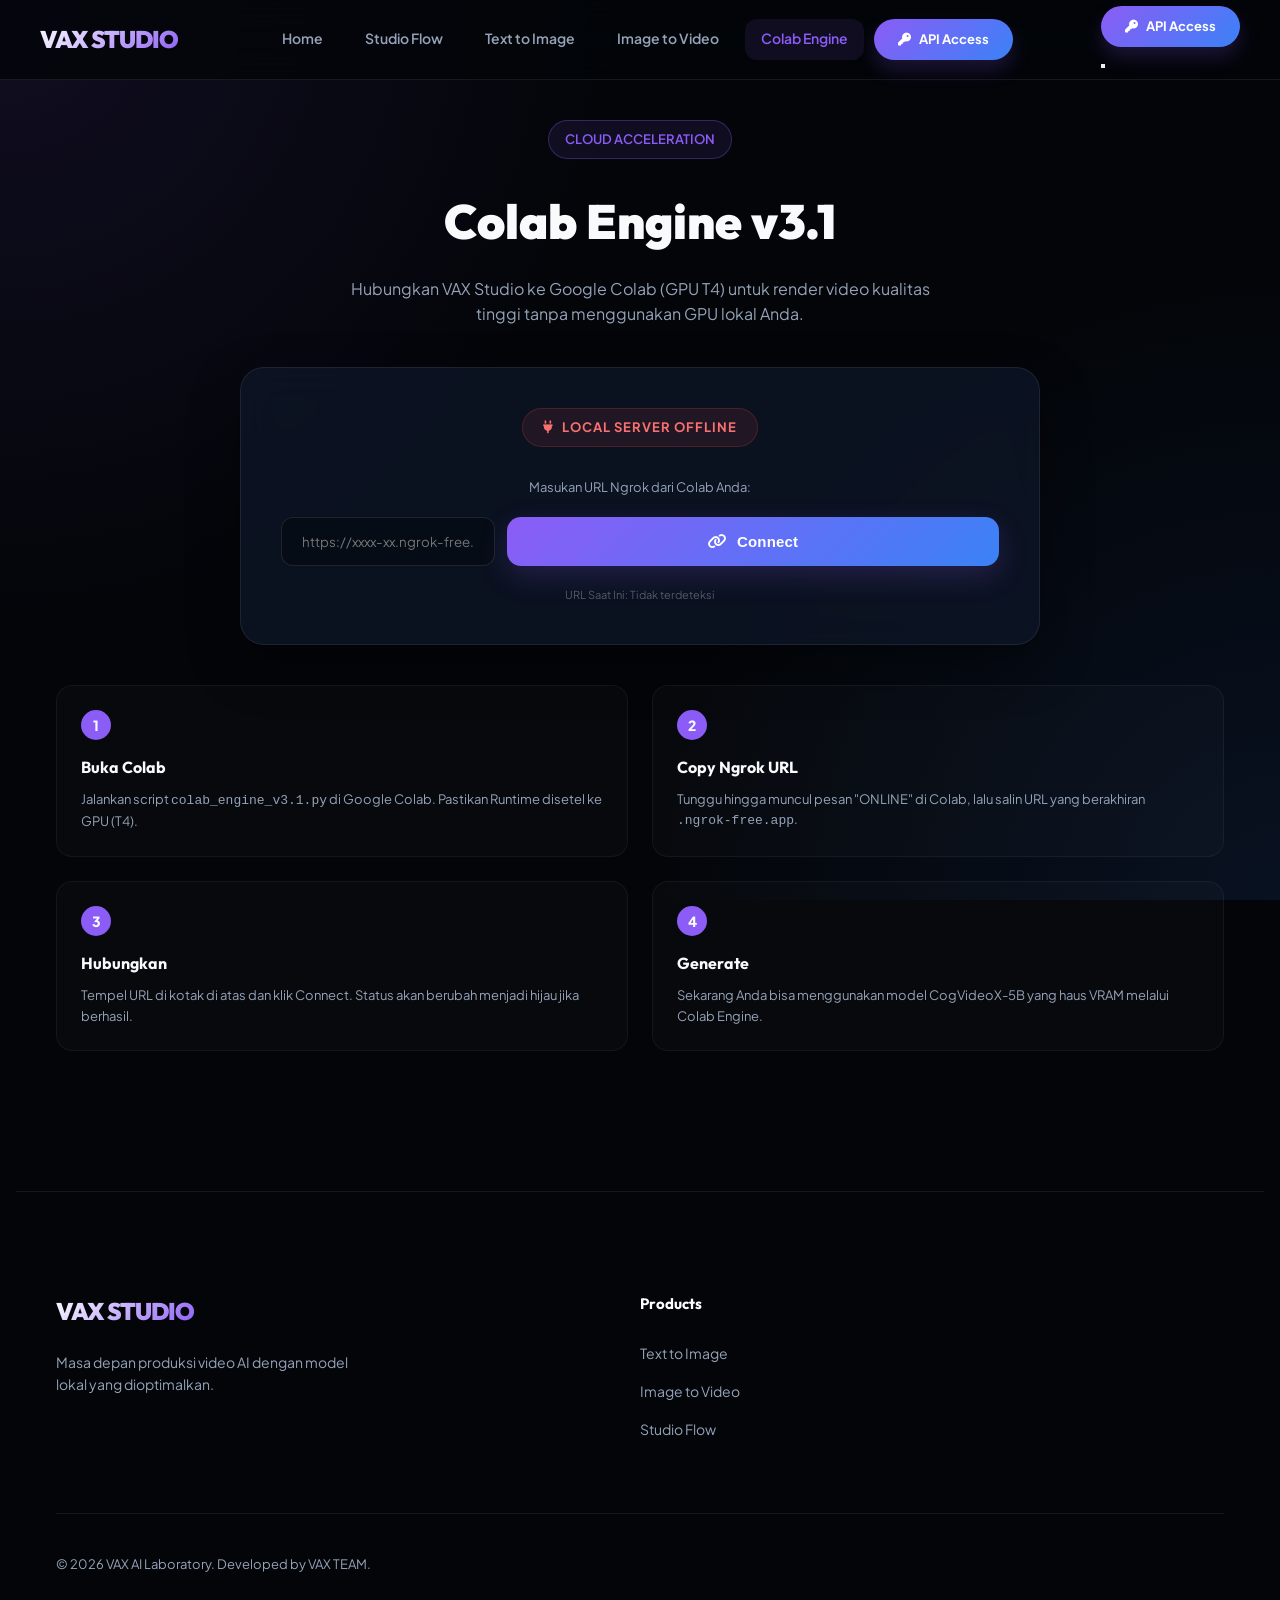
<file: colab.html>
<!DOCTYPE html>
<html lang="en">
<head>
    <meta charset="UTF-8">
    <meta name="viewport" content="width=device-width, initial-scale=1.0">
    <title>Colab Engine - VAX Studio</title>
    <link rel="preconnect" href="https://fonts.googleapis.com">
    <link rel="preconnect" href="https://fonts.gstatic.com" crossorigin>
    <link href="https://fonts.googleapis.com/css2?family=Outfit:wght@300;400;500;600;700;800;900&family=Plus+Jakarta+Sans:wght@300;400;500;600;700;800&display=swap" rel="stylesheet">
    <link rel="stylesheet" href="https://cdnjs.cloudflare.com/ajax/libs/font-awesome/6.4.0/css/all.min.css">
    <link rel="stylesheet" href="style.css">
    <link rel="stylesheet" href="layout.css">
    <style>
        .colab-hero {
            padding: 40px 0;
            text-align: center;
        }
        .colab-card {
            background: rgba(15, 23, 42, 0.7);
            backdrop-filter: blur(20px);
            border: 1px solid rgba(255, 255, 255, 0.08);
            border-radius: 24px;
            padding: 40px;
            max-width: 800px;
            margin: 0 auto 40px;
            box-shadow: 0 20px 50px rgba(0,0,0,0.4);
        }

        .engine-status {
            display: flex;
            align-items: center;
            justify-content: center;
            gap: 15px;
            margin-bottom: 30px;
        }
        
        .status-pill {
            padding: 8px 20px;
            border-radius: 100px;
            font-size: 13px;
            font-weight: 700;
            display: flex;
            align-items: center;
            gap: 8px;
            text-transform: uppercase;
            letter-spacing: 1px;
        }
        .status-offline { background: rgba(239, 68, 68, 0.1); color: #f87171; border: 1px solid rgba(239, 68, 68, 0.2); }
        .status-online { background: rgba(34, 197, 94, 0.1); color: #4ade80; border: 1px solid rgba(34, 197, 94, 0.2); }

        .vram-bar {
            width: 100%;
            height: 8px;
            background: rgba(255,255,255,0.05);
            border-radius: 4px;
            margin-top: 10px;
            overflow: hidden;
        }
        .vram-fill {
            height: 100%;
            width: 0%;
            background: linear-gradient(90deg, var(--accent-blue), var(--accent-purple));
            transition: 0.5s;
        }

        .url-input-box {
            display: flex;
            gap: 12px;
            margin: 20px 0;
        }
        .url-input {
            flex: 1;
            background: rgba(0,0,0,0.3);
            border: 1px solid rgba(255,255,255,0.1);
            border-radius: 12px;
            padding: 15px 20px;
            color: #fff;
            font-family: inherit;
        }
        .url-input:focus { border-color: var(--accent-purple); outline: none; }

        .guide-grid {
            display: grid;
            grid-template-columns: 1fr 1fr;
            gap: 24px;
            text-align: left;
            margin-top: 40px;
        }
        .guide-item {
            background: rgba(255,255,255,0.02);
            padding: 24px;
            border-radius: 16px;
            border: 1px solid rgba(255,255,255,0.05);
        }
        .guide-num {
            width: 30px; height: 30px;
            background: var(--accent-purple);
            border-radius: 50%;
            display: flex;
            align-items: center;
            justify-content: center;
            font-weight: 800;
            margin-bottom: 15px;
            font-size: 14px;
        }

        /* --- Mobile Responsiveness --- */
        @media (max-width: 768px) {
            .colab-hero h1 { font-size: 32px !important; }
            .colab-card { padding: 24px; border-radius: 20px; }
            .url-input-box { flex-direction: column; }
            .url-input-box .btn-generate { width: 100%; }
            .guide-grid { grid-template-columns: 1fr; }
        }
    </style>

</head>
<body>
    <div class="bg-canvas"></div>
    
    <nav class="navbar">
        <div class="nav-container">
            <a href="index.html" class="logo">VAX STUDIO</a>
            
            <div class="nav-links" id="navLinks">
                <a href="index.html" class="nav-link" data-page="index">Home</a>
                <a href="studio.html" class="nav-link" data-page="studio">Studio Flow</a>
                <a href="text2image.html" class="nav-link" data-page="text2image">Text to Image</a>
                <a href="image2video.html" class="nav-link" data-page="image2video">Image to Video</a>
                <a href="colab.html" class="nav-link active" data-page="colab">Colab Engine</a>
                <a href="index.html#api" class="btn-api mobile-only-btn">
                    <i class="fas fa-key"></i> API Access
                </a>
            </div>

            <div class="nav-actions">
                <a href="index.html#api" class="btn-api desktop-only-btn">
                    <i class="fas fa-key"></i> API Access
                </a>
                <button class="menu-toggle" id="menuToggle" aria-label="Toggle Menu">
                    <span></span>
                    <span></span>
                    <span></span>
                </button>
            </div>
        </div>
    </nav>


    <div class="container">
        <main>
            <section class="colab-hero">
                <div class="hero-badge">CLOUD ACCELERATION</div>
                <h1 style="font-size: 48px; font-weight: 900; margin-bottom: 16px;">Colab Engine v3.1</h1>
                <p style="color: var(--text-secondary); max-width: 600px; margin: 0 auto 40px;">
                    Hubungkan VAX Studio ke Google Colab (GPU T4) untuk render video kualitas tinggi tanpa menggunakan GPU lokal Anda.
                </p>

                <div class="colab-card">
                    <div class="engine-status">
                        <div id="status-pill" class="status-pill status-offline">
                            <i class="fas fa-circle-notch fa-spin"></i> Checking Connection
                        </div>
                    </div>

                    <div id="vram-monitor" style="margin-bottom: 30px; display: none;">
                        <div style="display: flex; justify-content: space-between; font-size: 12px; color: var(--text-secondary);">
                            <span>GPU VRAM USAGE</span>
                            <span id="vram-text">0.0 / 15.0 GiB</span>
                        </div>
                        <div class="vram-bar">
                            <div id="vram-fill" class="vram-fill"></div>
                        </div>
                    </div>

                    <p style="font-size: 13px; color: var(--text-secondary); margin-bottom: 10px;">Masukan URL Ngrok dari Colab Anda:</p>
                    <div class="url-input-box">
                        <input type="text" id="colab-url" class="url-input" placeholder="https://xxxx-xx.ngrok-free.app">
                        <button class="btn-generate" style="margin-top:0;" onclick="connectEngine()">
                            <i class="fas fa-link"></i> Connect
                        </button>
                    </div>
                    <p id="current-url-display" style="font-size: 11px; color: rgba(255,255,255,0.3);">URL Saat Ini: Tidak terdeteksi</p>
                </div>

                <div class="guide-grid">
                    <div class="guide-item">
                        <div class="guide-num">1</div>
                        <h4 style="margin-bottom:8px;">Buka Colab</h4>
                        <p style="font-size:13px; color:var(--text-secondary);">Jalankan script <code>colab_engine_v3.1.py</code> di Google Colab. Pastikan Runtime disetel ke GPU (T4).</p>
                    </div>
                    <div class="guide-item">
                        <div class="guide-num">2</div>
                        <h4 style="margin-bottom:8px;">Copy Ngrok URL</h4>
                        <p style="font-size:13px; color:var(--text-secondary);">Tunggu hingga muncul pesan "ONLINE" di Colab, lalu salin URL yang berakhiran <code>.ngrok-free.app</code>.</p>
                    </div>
                    <div class="guide-item">
                        <div class="guide-num">3</div>
                        <h4 style="margin-bottom:8px;">Hubungkan</h4>
                        <p style="font-size:13px; color:var(--text-secondary);">Tempel URL di kotak di atas dan klik Connect. Status akan berubah menjadi hijau jika berhasil.</p>
                    </div>
                    <div class="guide-item">
                        <div class="guide-num">4</div>
                        <h4 style="margin-bottom:8px;">Generate</h4>
                        <p style="font-size:13px; color:var(--text-secondary);">Sekarang Anda bisa menggunakan model CogVideoX-5B yang haus VRAM melalui Colab Engine.</p>
                    </div>
                </div>
            </section>
        </main>
    </div>

    <footer class="site-footer">
        <div class="footer-container">
            <div class="footer-grid">
                <div class="footer-brand">
                    <a href="index.html" class="logo">VAX STUDIO</a>
                    <p class="footer-tagline">Masa depan produksi video AI dengan model lokal yang dioptimalkan.</p>
                </div>
                <div class="footer-nav">
                    <h4 class="footer-title">Products</h4>
                    <ul class="footer-links">
                        <li><a href="text2image.html">Text to Image</a></li>
                        <li><a href="image2video.html">Image to Video</a></li>
                        <li><a href="studio.html">Studio Flow</a></li>
                    </ul>
                </div>
            </div>
            <div class="footer-bottom">
                <p>© 2026 VAX AI Laboratory. Developed by VAX TEAM.</p>
            </div>
        </div>
    </footer>

    <script>
        // Global Mobile Menu Logic
        document.addEventListener('DOMContentLoaded', () => {
            const menuToggle = document.getElementById('menuToggle');
            const navLinks = document.getElementById('navLinks');
            if (menuToggle && navLinks) {
                menuToggle.addEventListener('click', () => {
                    menuToggle.classList.toggle('active');
                    navLinks.classList.toggle('active');
                    document.body.classList.toggle('no-scroll');
                });
            }
        });

        const LOCAL_API = "http://127.0.0.1:8000";


        async function updateStatus() {
            try {
                const res = await fetch(`${LOCAL_API}/model/status`);
                const data = await res.json();
                
                const pill = document.getElementById('status-pill');
                const vramBox = document.getElementById('vram-monitor');
                const urlDisplay = document.getElementById('current-url-display');

                if (data.colab_url) {
                    pill.className = "status-pill status-online";
                    pill.innerHTML = '<i class="fas fa-check-circle"></i> Engine Connected';
                    urlDisplay.textContent = `URL Terhubung: ${data.colab_url}`;
                    
                    if (data.vram_info) {
                        vramBox.style.display = "block";
                        document.getElementById('vram-text').textContent = data.vram_info;
                        // Example data.vram_info: "4.5/15.0 GiB free"
                        const [used, total] = data.vram_info.split('/')[0].split(' '); 
                        // Note: Logic simple to extract %
                        const pct = (parseFloat(data.vram_info.split('/')[0]) / parseFloat(data.vram_info.split('/')[1])) * 100;
                        document.getElementById('vram-fill').style.width = (100 - pct) + '%';
                    }
                } else {
                    pill.className = "status-pill status-offline";
                    pill.innerHTML = '<i class="fas fa-times-circle"></i> Engine Disconnected';
                    vramBox.style.display = "none";
                }
            } catch (e) {
                document.getElementById('status-pill').innerHTML = '<i class="fas fa-plug"></i> Local Server Offline';
            }
        }

        async function connectEngine() {
            const url = document.getElementById('colab-url').value.trim();
            if (!url) { alert("Input URL dulu!"); return; }

            try {
                const res = await fetch(`${LOCAL_API}/model/set-colab-url`, {
                    method: "POST",
                    headers: { "Content-Type": "application/json" },
                    body: JSON.stringify({ url: url })
                });
                const d = await res.json();
                if (d.success) {
                    alert("Berhasil terhubung ke Engine!");
                    updateStatus();
                }
            } catch (e) {
                alert("Gagal menghubungi server lokal.");
            }
        }

        setInterval(updateStatus, 5000);
        window.onload = updateStatus;
    </script>
</body>
</html>
</file>
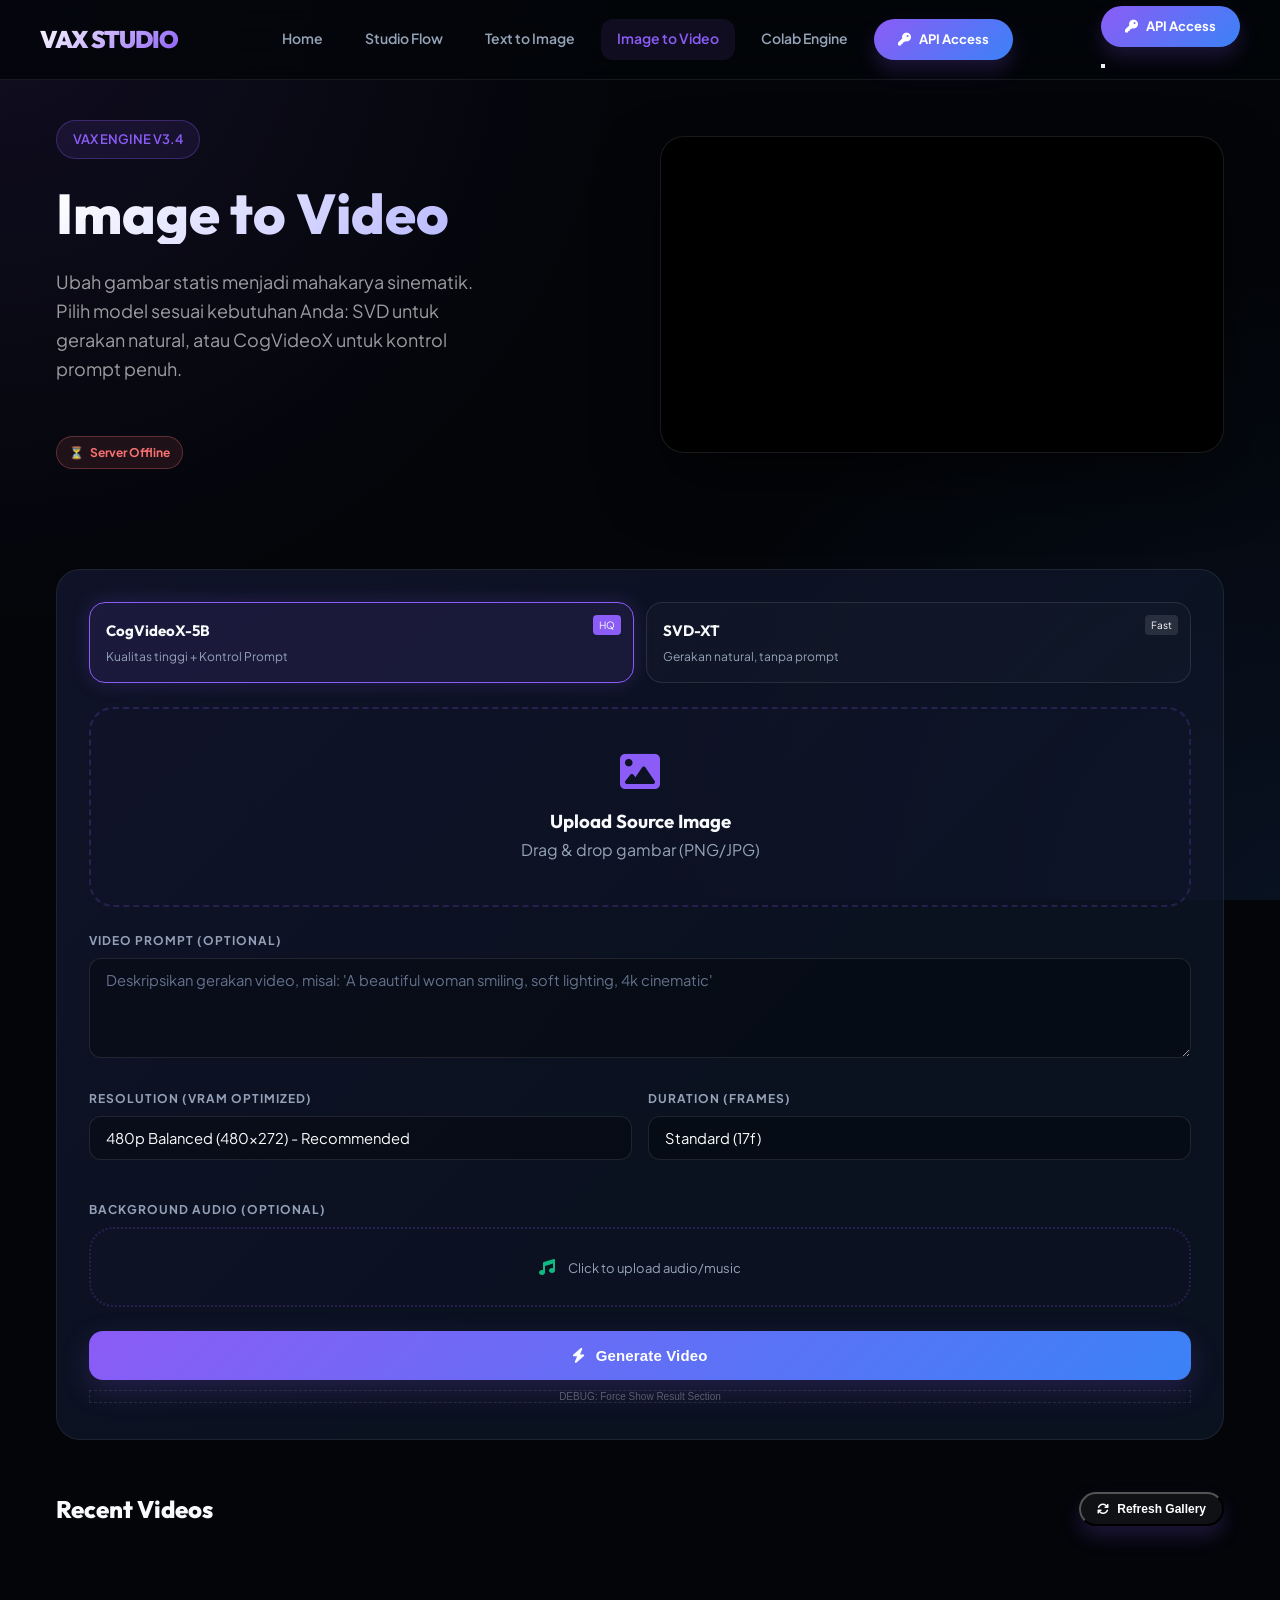
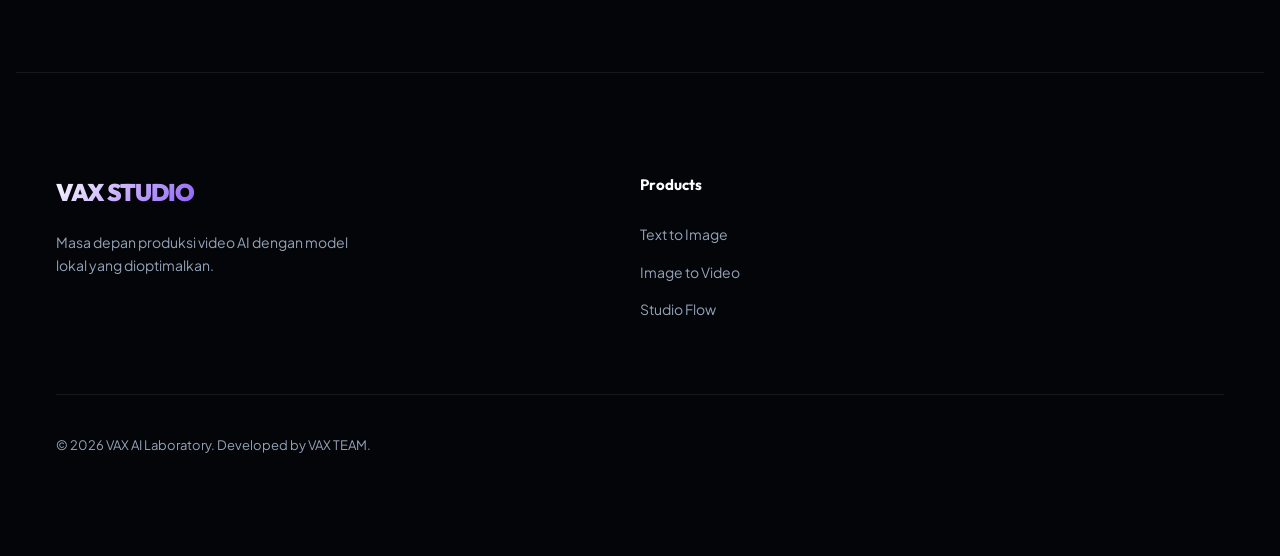
<file: image2video.html>
<!DOCTYPE html>
<html lang="en">

<head>
    <meta charset="UTF-8">
    <meta name="viewport" content="width=device-width, initial-scale=1.0">
    <title>Image to Video - VAX Studio v3.4</title>
    <link rel="preconnect" href="https://fonts.googleapis.com">
    <link rel="preconnect" href="https://fonts.gstatic.com" crossorigin>
    <link
        href="https://fonts.googleapis.com/css2?family=Outfit:wght@300;400;500;600;700;800;900&family=Plus+Jakarta+Sans:wght@300;400;500;600;700;800&display=swap"
        rel="stylesheet">
    <link rel="stylesheet" href="https://cdnjs.cloudflare.com/ajax/libs/font-awesome/6.4.0/css/all.min.css">
    <link rel="stylesheet" href="style.css">
    <link rel="stylesheet" href="layout.css">
    <style>
        .feature-hero {
            padding: 40px 0;
            display: grid;
            grid-template-columns: 1fr 1fr;
            gap: 40px;
            align-items: center;
        }

        .hero-visual {
            position: relative;
        }

        .hero-video-wrapper {
            border-radius: 24px;
            overflow: hidden;
            border: 1px solid rgba(255, 255, 255, 0.1);
            box-shadow: 0 30px 60px rgba(0, 0, 0, 0.5);
            background: #000;
            aspect-ratio: 16/9;
        }

        .hero-video-wrapper video,
        .hero-video-wrapper img {
            width: 100%;
            height: 100%;
            object-fit: cover;
            display: block;
        }

        /* Model Selector */
        .model-selector {
            display: grid;
            grid-template-columns: 1fr 1fr;
            gap: 12px;
            margin-bottom: 24px;
        }

        .model-card {
            padding: 16px;
            border-radius: 16px;
            border: 1px solid rgba(255, 255, 255, 0.1);
            background: rgba(255, 255, 255, 0.02);
            cursor: pointer;
            transition: 0.3s;
            position: relative;
        }

        .model-card.active {
            border-color: var(--accent-purple);
            background: rgba(139, 92, 246, 0.1);
            box-shadow: 0 0 20px rgba(139, 92, 246, 0.2);
        }

        .model-card h4 {
            margin: 0 0 4px 0;
            font-size: 15px;
        }

        .model-card p {
            margin: 0;
            font-size: 12px;
            color: var(--text-secondary);
        }

        .model-badge {
            position: absolute;
            top: 12px;
            right: 12px;
            font-size: 10px;
            padding: 2px 6px;
            border-radius: 4px;
            background: rgba(255, 255, 255, 0.1);
        }

        .model-card.active .model-badge {
            background: var(--accent-purple);
        }

        .drop-zone {
            border: 2px dashed rgba(139, 92, 246, 0.2);
            border-radius: 24px;
            padding: 40px;
            text-align: center;
            background: rgba(139, 92, 246, 0.01);
            transition: 0.3s;
            cursor: pointer;
            margin-bottom: 24px;
            position: relative;
            min-height: 200px;
            display: flex;
            flex-direction: column;
            justify-content: center;
            align-items: center;
        }

        .drop-zone:hover {
            border-color: var(--accent-purple);
            background: rgba(139, 92, 246, 0.03);
        }

        .drop-zone img {
            max-height: 180px;
            border-radius: 12px;
            margin-bottom: 12px;
            box-shadow: 0 10px 20px rgba(0, 0, 0, 0.3);
        }

        .prompt-container {
            margin-bottom: 24px;
            display: none;
            /* Only for CogVideoX */
            animation: slideDown 0.3s ease;
        }

        @keyframes slideDown {
            from {
                opacity: 0;
                transform: translateY(-10px);
            }

            to {
                opacity: 1;
                transform: translateY(0);
            }
        }

        .progress-section {
            display: none;
            margin-top: 24px;
            padding: 20px;
            background: rgba(255, 255, 255, 0.03);
            border-radius: 16px;
            border: 1px solid rgba(255, 255, 255, 0.05);
        }

        .progress-bar-bg {
            height: 6px;
            background: rgba(255, 255, 255, 0.1);
            border-radius: 3px;
            overflow: hidden;
            margin: 12px 0;
        }

        .progress-bar-fill {
            height: 100%;
            width: 0%;
            background: linear-gradient(90deg, var(--accent-purple), var(--accent-blue));
            transition: width 0.5s ease;
        }

        /* --- Mobile Responsiveness --- */
        @media (max-width: 1024px) {
            .feature-hero {
                grid-template-columns: 1fr;
                text-align: center;
                gap: 30px;
            }
            .hero-badge { margin: 0 auto 20px; }
            .hero-visual { max-width: 600px; margin: 0 auto; }
            .model-selector { grid-template-columns: 1fr; }
        }

        @media (max-width: 768px) {
            .feature-hero h1 { font-size: 36px; }
            .settings-grid { grid-template-columns: 1fr !important; }
            .detailed-result-grid { grid-template-columns: 1fr !important; }
            .drop-zone { padding: 24px; min-height: 150px; }
        }
    </style>

</head>

<body>
    <div class="bg-canvas"></div>

    <nav class="navbar">
        <div class="nav-container">
            <a href="index.html" class="logo">VAX STUDIO</a>
            
            <div class="nav-links" id="navLinks">
                <a href="index.html" class="nav-link" data-page="index">Home</a>
                <a href="studio.html" class="nav-link" data-page="studio">Studio Flow</a>
                <a href="text2image.html" class="nav-link" data-page="text2image">Text to Image</a>
                <a href="image2video.html" class="nav-link active" data-page="image2video">Image to Video</a>
                <a href="colab.html" class="nav-link" data-page="colab">Colab Engine</a>
                <a href="index.html#api" class="btn-api mobile-only-btn">
                    <i class="fas fa-key"></i> API Access
                </a>
            </div>

            <div class="nav-actions">
                <a href="index.html#api" class="btn-api desktop-only-btn">
                    <i class="fas fa-key"></i> API Access
                </a>
                <button class="menu-toggle" id="menuToggle" aria-label="Toggle Menu">
                    <span></span>
                    <span></span>
                    <span></span>
                </button>
            </div>
        </div>
    </nav>


    <div class="container">
        <main>
            <section class="feature-hero">
                <div class="hero-text">
                    <div class="hero-badge">VAX ENGINE V3.4</div>
                    <h1>Image to Video</h1>
                    <p>Ubah gambar statis menjadi mahakarya sinematik. Pilih model sesuai kebutuhan Anda: SVD untuk
                        gerakan natural, atau CogVideoX untuk kontrol prompt penuh.</p>
                    <div id="status-badge" class="status-badge status-checking" style="margin-top: 20px;">
                        <span class="status-icon">⏳</span>
                        <span id="status-text">Connecting to VAX Engine...</span>
                    </div>
                </div>
                <div class="hero-visual">
                    <div class="hero-video-wrapper" id="main-preview-container">
                        <video id="hero-video" autoplay loop muted playsinline>
                            <source src="asset/tovideo.mp4"
                                type="video/mp4">
                        </video>
                        <img id="hero-img-preview" style="display:none;">
                    </div>
                </div>
            </section>

            <section class="card">
                <div class="model-selector">
                    <div class="model-card active" onclick="selectModel('cogvideox')" id="model-cog">
                        <span class="model-badge">HQ</span>
                        <h4>CogVideoX-5B</h4>
                        <p>Kualitas tinggi + Kontrol Prompt</p>
                    </div>
                    <div class="model-card" onclick="selectModel('svd')" id="model-svd">
                        <span class="model-badge">Fast</span>
                        <h4>SVD-XT</h4>
                        <p>Gerakan natural, tanpa prompt</p>
                    </div>
                </div>

                <div class="drop-zone" id="drop-zone">
                    <div id="drop-content">
                        <i class="fas fa-image"
                            style="font-size: 40px; color: var(--accent-purple); margin-bottom: 16px;"></i>
                        <h3>Upload Source Image</h3>
                        <p style="color: var(--text-secondary);">Drag & drop gambar (PNG/JPG)</p>
                    </div>
                    <img id="upload-preview" style="display:none;">
                    <input type="file" id="image-input" hidden accept="image/*">
                </div>

                <div class="prompt-container" id="cog-prompt-box" style="display: block;">
                    <label class="form-label">Video Prompt (Optional)</label>
                    <textarea id="video-prompt" class="form-input" style="min-height: 100px;"
                        placeholder="Deskripsikan gerakan video, misal: 'A beautiful woman smiling, soft lighting, 4k cinematic'"></textarea>
                </div>
                <div class="settings-grid"
                    style="display: grid; grid-template-columns: 1fr 1fr; gap: 16px; margin-bottom: 20px;">
                    <div class="form-group">
                        <label class="form-label">Resolution (VRAM Optimized)</label>
                        <select id="video-res" class="form-select">
                            <option value="384x224">384p Low (384×224) - Ultra Fast</option>
                            <option value="480x272" selected>480p Balanced (480×272) - Recommended</option>
                            <option value="640x384">640p Cinematic (640×384) - High Quality</option>
                            <option value="720x480">DVD HQ (720×480) - Heavy VRAM</option>
                        </select>
                    </div>
                    <div class="form-group">
                        <label class="form-label">Duration (Frames)</label>
                        <select id="video-frames" class="form-input">
                            <option value="9">Very Short (9f)</option>
                            <option value="17" selected>Standard (17f)</option>
                            <option value="25">Long (25f)</option>
                            <option value="33">Max Stable (33f)</option>
                        </select>
                    </div>
                </div>

                <div class="form-group" style="margin-bottom: 20px;">
                    <label class="form-label">Background Audio (Optional)</label>
                    <div class="drop-zone" id="audio-drop-zone" style="min-height: 80px; padding: 15px; border-style: dotted;">
                        <div id="audio-drop-content">
                            <i class="fas fa-music" style="color: #10B981; margin-right: 10px;"></i>
                            <span id="audio-file-name" style="font-size: 13px; color: var(--text-secondary);">Click to upload audio/music</span>
                        </div>
                        <input type="file" id="audio-input" hidden accept="audio/*">
                    </div>
                </div>

                <div class="settings-grid" id="svd-settings" style="display: none;">
                    <div class="form-group">
                        <label class="form-label">Motion Bucket Id</label>
                        <input type="number" id="motion-id" class="form-input" value="127">
                    </div>
                    <div class="form-group">
                        <label class="form-label">Noise Aug</label>
                        <input type="number" step="0.01" id="noise-aug" class="form-input" value="0.02">
                    </div>
                </div>

                <button class="btn-generate" id="gen-btn" style="width: 100%; margin-top: 10px;"
                    onclick="generateVideo()">
                    <i class="fas fa-bolt"></i> Generate Video
                </button>

                <!-- Debug Button -->
                <button onclick="document.getElementById('detailed-result').style.display='block'" 
                        style="width: 100%; margin-top: 10px; background: none; border: 1px dashed rgba(255,255,255,0.1); color: rgba(255,255,255,0.3); font-size: 10px; cursor: pointer;">
                    DEBUG: Force Show Result Section
                </button>

                <div class="progress-section" id="progress-box">
                    <div style="display: flex; justify-content: space-between; font-size: 14px;">
                        <span id="progress-status">Initializing...</span>
                        <span id="progress-pct">0%</span>
                    </div>
                    <div class="progress-bar-bg">
                        <div class="progress-bar-fill" id="progress-fill"></div>
                    </div>
                </div>

                <div id="result-actions" style="display: none; margin-top: 20px;">
                    <a id="download-link" href="#" class="btn-api"
                        style="display: block; text-align: center; text-decoration: none; background: rgba(139, 92, 246, 0.2); border: 1px solid var(--accent-purple);">
                        <i class="fas fa-download"></i> Download Video
                    </a>
                </div>
            </section>

            <!-- Detailed Video Result Card -->
            <section id="detailed-result" class="card"
                style="display: none; margin-top: 30px; border-color: rgba(217, 70, 239, 0.3); animation: fadeInUp 0.6s ease;">
                <h3 style="font-size: 18px; margin-bottom: 20px; display: flex; align-items: center; gap: 10px;">
                    <i class="fas fa-film" style="color: var(--accent-pink);"></i> Generation Result
                </h3>
                <div class="detailed-result-grid" style="display: grid; grid-template-columns: 1fr 1fr; gap: 30px;">

                    <div style="border-radius: 16px; overflow: hidden; border: 1px solid rgba(255,255,255,0.1); aspect-ratio: 16/9; background: #000;">
                        <video id="final-res-video" style="width: 100%; display: block;" autoplay loop controls></video>
                    </div>
                    <div style="display: flex; flex-direction: column; justify-content: center;">
                        <div class="form-group" style="margin-bottom: 20px;">
                            <label class="form-label" style="opacity: 0.5;">SOURCE PROMPT</label>
                            <div id="res-prompt-text"
                                style="padding: 15px; background: rgba(0,0,0,0.3); border-radius: 12px; font-size: 14px; line-height: 1.6; border: 1px solid rgba(255,255,255,0.05); color: #e2e8f0; font-style: italic;">
                            </div>
                        </div>
                        <div style="display: grid; grid-template-columns: 1fr 1fr; gap: 15px; margin-top: 15px;">
                            <div
                                style="padding: 12px; background: rgba(255,255,255,0.03); border-radius: 12px; border: 1px solid rgba(255,255,255,0.05);">
                                <span style="display: block; font-size: 10px; color: var(--text-secondary); text-transform: uppercase;">Model</span>
                                <span id="res-model" style="color: #fff; font-weight: bold;">-</span>
                            </div>
                            <div
                                style="padding: 12px; background: rgba(255,255,255,0.03); border-radius: 12px; border: 1px solid rgba(255,255,255,0.05);">
                                <span style="display: block; font-size: 10px; color: var(--text-secondary); text-transform: uppercase;">Resolution</span>
                                <span id="res-dim" style="color: #fff;">-</span>
                            </div>
                        </div>
                        <div style="display: grid; grid-template-columns: 1fr 1fr; gap: 15px; margin-top: 15px;">
                            <div
                                style="padding: 12px; background: rgba(255,255,255,0.03); border-radius: 12px; border: 1px solid rgba(255,255,255,0.05);">
                                <span style="display: block; font-size: 10px; color: var(--text-secondary); text-transform: uppercase;">Frames</span>
                                <span id="res-frames" style="color: #fff;">-</span>
                            </div>
                            <div
                                style="padding: 12px; background: rgba(255,255,255,0.03); border-radius: 12px; border: 1px solid rgba(255,255,255,0.05);">
                                <span style="display: block; font-size: 10px; color: var(--text-secondary); text-transform: uppercase;">Seed</span>
                                <span id="res-seed" style="font-family: monospace; color: #fff;">-</span>
                            </div>
                        </div>
                    </div>
                </div>
            </section>

            <!-- Recent Video Gallery -->
            <section style="margin-top: 50px;">
                <div style="display: flex; justify-content: space-between; align-items: center; margin-bottom: 24px;">
                    <h2 style="font-size: 24px; font-weight: 800;">Recent Videos</h2>
                    <button onclick="loadHistory()" class="btn-api" style="padding: 8px 16px; font-size: 12px; background: rgba(255,255,255,0.05);">
                        <i class="fas fa-sync"></i> Refresh Gallery
                    </button>
                </div>
                <div class="gallery-scroll-container" id="video-gallery" 
                     style="display: flex; gap: 20px; overflow-x: auto; padding-bottom: 20px; scroll-snap-type: x mandatory; -webkit-overflow-scrolling: touch;">
                    <!-- Videos will load here -->
                </div>
                <style>
                    .gallery-scroll-container::-webkit-scrollbar { height: 6px; }
                    .gallery-scroll-container::-webkit-scrollbar-track { background: rgba(255,255,255,0.05); border-radius: 10px; }
                    .gallery-scroll-container::-webkit-scrollbar-thumb { background: var(--accent-pink); border-radius: 10px; }
                    .history-card {
                        flex: 0 0 320px;
                        scroll-snap-align: start;
                        transition: transform 0.3s ease, border-color 0.3s ease;
                        cursor: pointer;
                        background: rgba(255,255,255,0.02);
                        border: 1px solid rgba(255,255,255,0.05);
                        border-radius: 16px;
                        padding: 12px;
                    }
                    .history-card:hover {
                        transform: translateY(-5px);
                        border-color: var(--accent-pink);
                        background: rgba(217, 70, 239, 0.05);
                    }
                    .history-meta-tag {
                        font-size: 9px;
                        background: rgba(0,0,0,0.3);
                        padding: 2px 6px;
                        border-radius: 4px;
                        color: var(--text-secondary);
                        border: 1px solid rgba(255,255,255,0.05);
                    }
                </style>
            </section>
        </main>
    </div>

    <footer class="site-footer">
        <div class="footer-container">
            <div class="footer-grid">
                <div class="footer-brand">
                    <a href="index.html" class="logo">VAX STUDIO</a>
                    <p class="footer-tagline">Masa depan produksi video AI dengan model lokal yang dioptimalkan.</p>
                </div>
                <div class="footer-nav">
                    <h4 class="footer-title">Products</h4>
                    <ul class="footer-links">
                        <li><a href="text2image.html">Text to Image</a></li>
                        <li><a href="image2video.html">Image to Video</a></li>
                        <li><a href="studio.html">Studio Flow</a></li>
                    </ul>
                </div>
            </div>
            <div class="footer-bottom">
                <p>© 2026 VAX AI Laboratory. Developed by VAX TEAM.</p>
            </div>
        </div>
    </footer>

    <script>
        // Global Mobile Menu Logic
        document.addEventListener('DOMContentLoaded', () => {
            const menuToggle = document.getElementById('menuToggle');
            const navLinks = document.getElementById('navLinks');
            if (menuToggle && navLinks) {
                menuToggle.addEventListener('click', () => {
                    menuToggle.classList.toggle('active');
                    navLinks.classList.toggle('active');
                    document.body.classList.toggle('no-scroll');
                });
            }
        });

        const API = 'http://127.0.0.1:8000';

        let selectedModel = 'cogvideox';
        let base64Image = null;
        let base64Audio = null;
        let pollTimer = null;

        // Check Connection
        async function checkServer() {
            try {
                const r = await fetch(`${API}/model/status`);
                const d = await r.json();
                document.getElementById('status-badge').className = 'status-badge status-online';
                document.getElementById('status-text').textContent = 'Engine Online v3.4';
            } catch {
                document.getElementById('status-badge').className = 'status-badge status-offline';
                document.getElementById('status-text').textContent = 'Server Offline';
            }
        }

        window.onload = () => {
            checkServer();
            loadHistory();
        };

        async function loadHistory() {
            try {
                const res = await fetch(`${API}/jobs/history?limit=12`);
                const data = await res.json();
                const gallery = document.getElementById('video-gallery');
                gallery.innerHTML = '';

                data.jobs.filter(j => j.type === 'video' && j.status === 'done').forEach(job => {
                    const card = document.createElement('div');
                    card.className = 'history-card';
                    card.onclick = () => {
                        document.getElementById('video-prompt').value = job.prompt || '';
                        window.scrollTo({ top: 400, behavior: 'smooth' });
                    };
                    card.innerHTML = `
                        <div style="border-radius: 12px; overflow: hidden; aspect-ratio: 16/9; margin-bottom: 12px; background: #000; border: 1px solid rgba(255,255,255,0.05);">
                            <video src="${API}${job.video_url}" style="width:100%; height:100%; object-fit: cover;" muted onmouseover="this.play()" onmouseout="this.pause()"></video>
                        </div>
                        <div style="display: flex; flex-wrap: wrap; gap: 4px; margin-bottom: 8px;">
                            <span class="history-meta-tag">${job.model ? job.model.toUpperCase() : 'AI'}</span>
                            <span class="history-meta-tag">${job.num_frames}F</span>
                            <span class="history-meta-tag">${job.width}x${job.height}</span>
                            <span class="history-meta-tag">Seed: ${job.seed}</span>
                        </div>
                        <p style="font-size: 11px; color: var(--text-primary); line-height: 1.4; display: -webkit-box; -webkit-line-clamp: 2; -webkit-box-orient: vertical; overflow: hidden; margin-bottom: 10px; opacity: 0.8;">
                            ${job.prompt || 'Generated Video'}
                        </p>
                        <a href="${API}${job.video_url}" download class="btn-api" 
                           onclick="event.stopPropagation()"
                           style="display: block; text-align: center; font-size: 10px; padding: 6px; text-decoration: none; background: rgba(255,255,255,0.05);">
                            <i class="fas fa-download"></i> Download
                        </a>
                    `;
                    gallery.appendChild(card);
                });
            } catch (e) { console.error('History Error:', e); }
        }

        // Model Selection
        function selectModel(m) {
            selectedModel = m;
            document.getElementById('model-cog').classList.toggle('active', m === 'cogvideox');
            document.getElementById('model-svd').classList.toggle('active', m === 'svd');
            document.getElementById('cog-prompt-box').style.display = m === 'cogvideox' ? 'block' : 'none';
            document.getElementById('svd-settings').style.display = m === 'svd' ? 'grid' : 'none';
        }

        // Image Handling
        const fileInput = document.getElementById('image-input');
        const uploadPreview = document.getElementById('upload-preview');
        const dropContent = document.getElementById('drop-content');
        const dropZone = document.getElementById('drop-zone');

        dropZone.onclick = () => fileInput.click();
        fileInput.onchange = (e) => handleFile(e.target.files[0]);

        function handleFile(file) {
            if (!file) return;
            const reader = new FileReader();
            reader.onload = (e) => {
                base64Image = e.target.result.split(',')[1];
                uploadPreview.src = e.target.result;
                uploadPreview.style.display = 'block';
                dropContent.style.display = 'none';
            };
            reader.readAsDataURL(file);
        }

        // Audio Handling
        const audioInput = document.getElementById('audio-input');
        const audioDropZone = document.getElementById('audio-drop-zone');
        const audioFileName = document.getElementById('audio-file-name');

        audioDropZone.onclick = () => audioInput.click();
        audioInput.onchange = (e) => {
            const file = e.target.files[0];
            if (!file) return;
            audioFileName.textContent = file.name;
            audioFileName.style.color = '#10B981';
            const reader = new FileReader();
            reader.onload = (ev) => {
                base64Audio = ev.target.result.split(',')[1];
            };
            reader.readAsDataURL(file);
        };

        // Generate Logic
        async function generateVideo() {
            if (!base64Image) { alert('Upload gambar dulu!'); return; }
            
            const btn = document.getElementById('gen-btn');
            btn.disabled = true;
            btn.innerHTML = '<i class="fas fa-spinner fa-spin"></i> Processing...';
            document.getElementById('progress-box').style.display = 'block';
            document.getElementById('detailed-result').style.display = 'none';

            const resVal = document.getElementById('video-res').value.split('x');
            const frames = parseInt(document.getElementById('video-frames').value);
            const prompt = document.getElementById('video-prompt').value;

            const payload = {
                image_base64: base64Image,
                model: selectedModel,
                prompt: prompt,
                width: parseInt(resVal[0]),
                height: parseInt(resVal[1]),
                num_frames: frames, 
                num_frames_cog: frames,
                motion_bucket_id: parseInt(document.getElementById('motion-id').value) || 127,
                noise_aug_strength: parseFloat(document.getElementById('noise-aug').value) || 0.02,
                audio_ref: base64Audio
            };

            try {
                const res = await fetch(`${API}/jobs/generate_video`, {
                    method: 'POST',
                    headers: { 'Content-Type': 'application/json' },
                    body: JSON.stringify(payload)
                });
                const data = await res.json();
                if (data.job_id) pollStatus(data.job_id, prompt, `${resVal[0]}x${resVal[1]}`, selectedModel, frames);
            } catch (e) {
                alert('Error: ' + e.message);
                resetUI();
            }
        }

        function pollStatus(id, prompt, resolution, model, frames) {
            pollTimer = setInterval(async () => {
                try {
                    const res = await fetch(`${API}/jobs/status/${id}`);
                    const data = await res.json();
                    
                    const pct = data.progress || 0;
                    document.getElementById('progress-fill').style.width = pct + '%';
                    document.getElementById('progress-pct').textContent = pct + '%';
                    document.getElementById('progress-status').textContent = data.status === 'processing' ? 'Synthesizing Frames...' : 'Encoding...';

                    if (data.status === 'done') {
                        clearInterval(pollTimer);
                        showResult(data, prompt, resolution, model, frames);
                    } else if (data.status === 'failed') {
                        clearInterval(pollTimer);
                        alert('Generate Failed: ' + data.error);
                        resetUI();
                    }
                } catch {}
            }, 3000);
        }

        function showResult(data, prompt, resolution, model, frames) {
            const videoUrl = `${API}${data.video_url}`;
            
            // Hero Video update
            const heroVideo = document.getElementById('hero-video');
            heroVideo.src = videoUrl;
            heroVideo.load();
            
            // Detailed result update
            const finalVideo = document.getElementById('final-res-video');
            finalVideo.src = videoUrl;
            document.getElementById('res-prompt-text').textContent = prompt || "Image to Video Generation";
            document.getElementById('res-model').textContent = model.toUpperCase();
            document.getElementById('res-dim').textContent = resolution;
            document.getElementById('res-frames').textContent = frames || '-';
            document.getElementById('res-seed').textContent = data.seed || 'N/A';
            
            document.getElementById('detailed-result').style.display = 'block';
            document.getElementById('download-link').href = videoUrl;
            document.getElementById('result-actions').style.display = 'block';
            
            loadHistory();
            document.getElementById('detailed-result').scrollIntoView({ behavior: 'smooth' });
            resetUI();
        }

        function resetUI() {
            const btn = document.getElementById('gen-btn');
            btn.disabled = false;
            btn.innerHTML = '<i class="fas fa-bolt"></i> Generate Video';
            document.getElementById('progress-box').style.display = 'none';
        }
    </script>
</body>

</html>
</file>
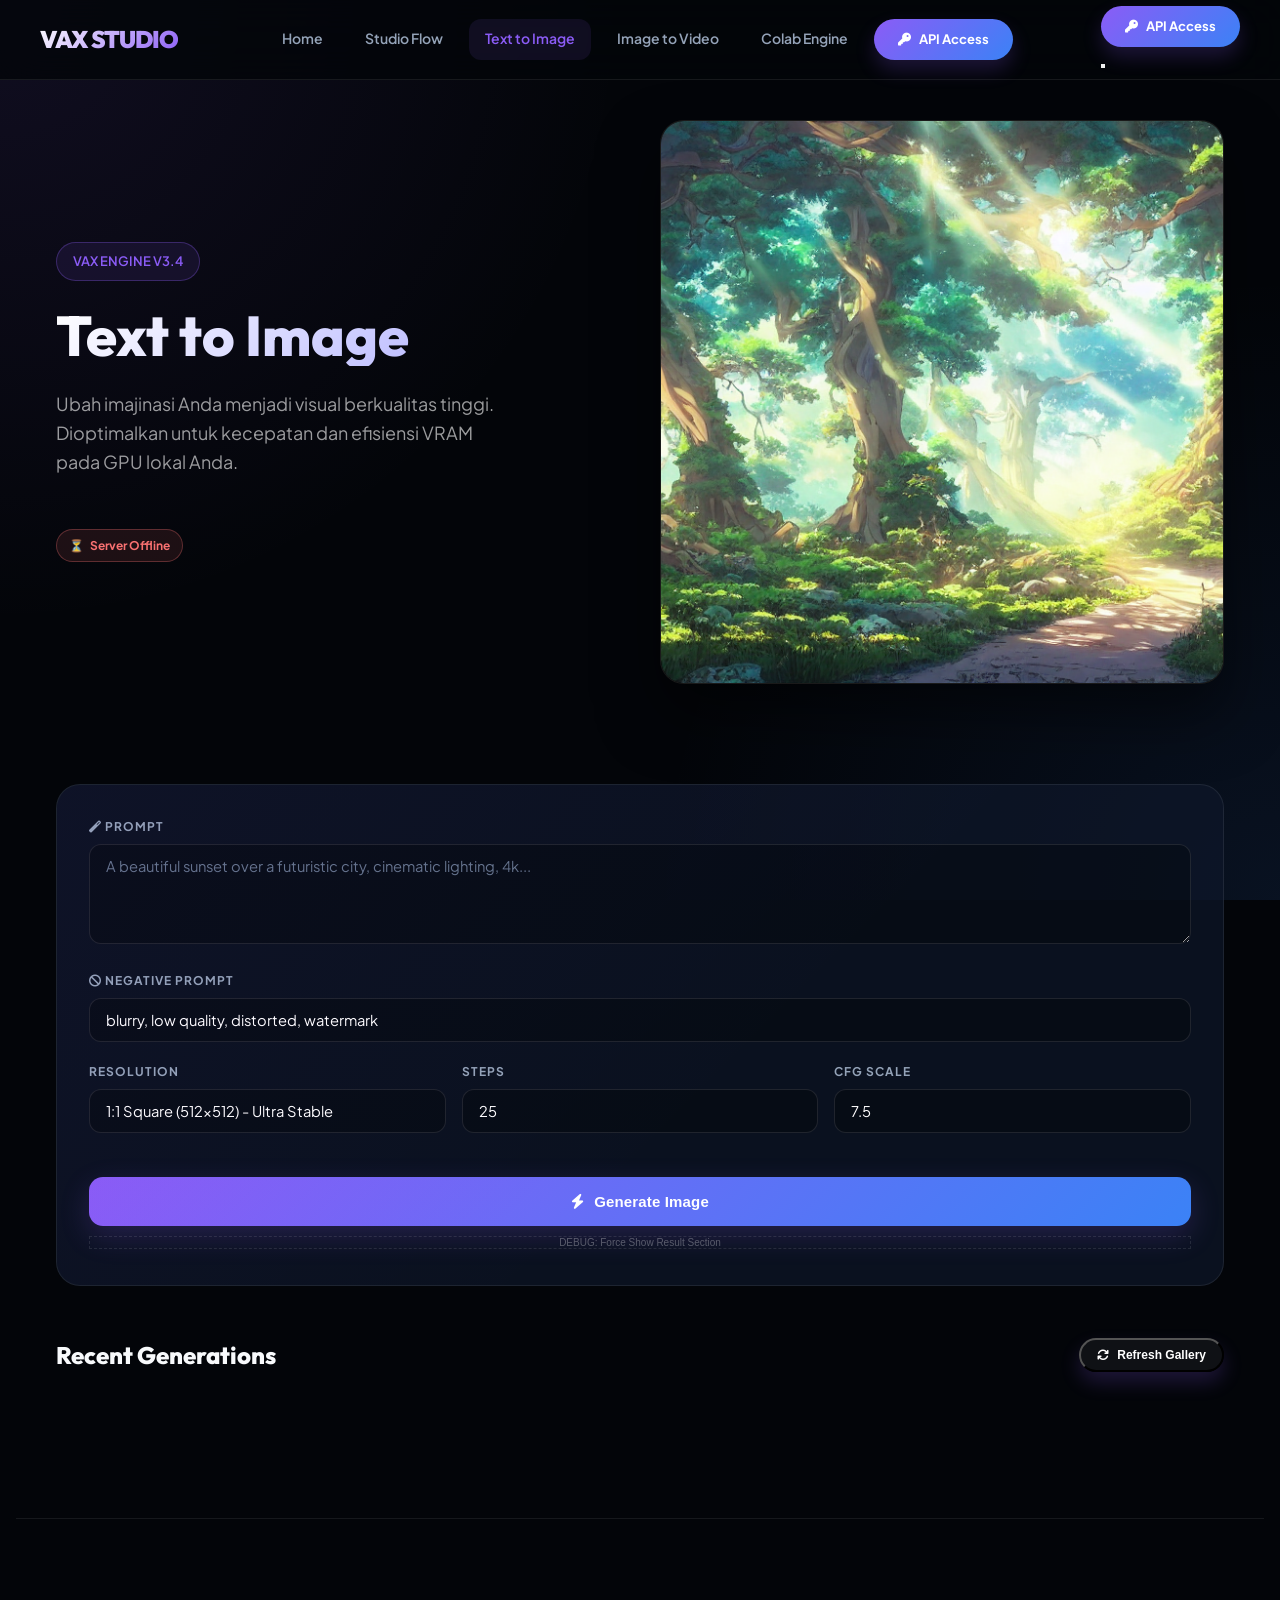
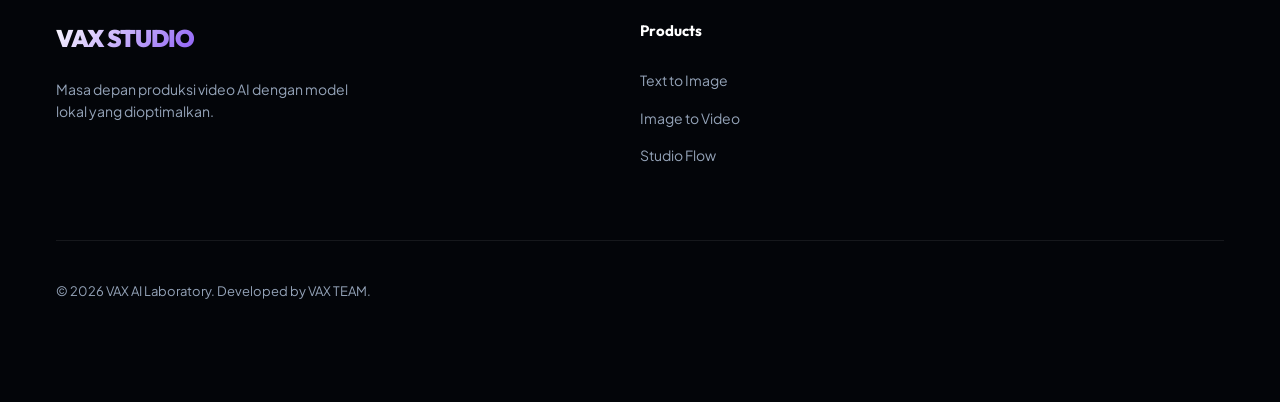
<file: text2image.html>
<!DOCTYPE html>
<html lang="en">

<head>
    <meta charset="UTF-8">
    <meta name="viewport" content="width=device-width, initial-scale=1.0">
    <title>Text to Image - VAX Studio v3.4</title>
    <link rel="preconnect" href="https://fonts.googleapis.com">
    <link rel="preconnect" href="https://fonts.gstatic.com" crossorigin>
    <link
        href="https://fonts.googleapis.com/css2?family=Outfit:wght@300;400;500;600;700;800;900&family=Plus+Jakarta+Sans:wght@300;400;500;600;700;800&display=swap"
        rel="stylesheet">
    <link rel="stylesheet" href="https://cdnjs.cloudflare.com/ajax/libs/font-awesome/6.4.0/css/all.min.css">
    <link rel="stylesheet" href="style.css">
    <link rel="stylesheet" href="layout.css">
    <style>
        .feature-hero {
            padding: 40px 0;
            display: grid;
            grid-template-columns: 1fr 1fr;
            gap: 40px;
            align-items: center;
        }

        .hero-visual {
            position: relative;
        }

        .hero-image-wrapper {
            border-radius: 24px;
            overflow: hidden;
            border: 1px solid rgba(255, 255, 255, 0.1);
            box-shadow: 0 30px 60px rgba(0, 0, 0, 0.5);
            background: #000;
            aspect-ratio: 1/1;
        }

        .hero-image-wrapper img {
            width: 100%;
            height: 100%;
            object-fit: cover;
            display: block;
        }

        .settings-grid {
            display: grid;
            grid-template-columns: 1fr 1fr 1fr;
            gap: 16px;
            margin-top: 16px;
        }

        .progress-section {
            display: none;
            margin-top: 24px;
            padding: 20px;
            background: rgba(255, 255, 255, 0.03);
            border-radius: 16px;
            border: 1px solid rgba(255, 255, 255, 0.05);
        }

        .progress-bar-bg {
            height: 6px;
            background: rgba(255, 255, 255, 0.1);
            border-radius: 3px;
            overflow: hidden;
            margin: 12px 0;
        }

        .progress-bar-fill {
            height: 100%;
            width: 0%;
            background: linear-gradient(90deg, var(--accent-purple), var(--accent-blue));
            transition: width 0.5s ease;
        }

        /* --- Mobile Responsiveness --- */
        @media (max-width: 1024px) {
            .feature-hero {
                grid-template-columns: 1fr;
                text-align: center;
                gap: 30px;
            }
            .hero-badge { margin: 0 auto 20px; }
            .hero-visual { max-width: 500px; margin: 0 auto; }
            .settings-grid { grid-template-columns: 1fr 1fr; }
        }

        @media (max-width: 768px) {
            .feature-hero h1 { font-size: 36px; }
            .settings-grid { grid-template-columns: 1fr; }
            .detailed-result-grid { grid-template-columns: 1fr !important; }
        }
    </style>

</head>

<body>
    <div class="bg-canvas"></div>

    <nav class="navbar">
        <div class="nav-container">
            <a href="index.html" class="logo">VAX STUDIO</a>
            
            <div class="nav-links" id="navLinks">
                <a href="index.html" class="nav-link" data-page="index">Home</a>
                <a href="studio.html" class="nav-link" data-page="studio">Studio Flow</a>
                <a href="text2image.html" class="nav-link active" data-page="text2image">Text to Image</a>
                <a href="image2video.html" class="nav-link" data-page="image2video">Image to Video</a>
                <a href="colab.html" class="nav-link" data-page="colab">Colab Engine</a>
                <a href="index.html#api" class="btn-api mobile-only-btn">
                    <i class="fas fa-key"></i> API Access
                </a>
            </div>

            <div class="nav-actions">
                <a href="index.html#api" class="btn-api desktop-only-btn">
                    <i class="fas fa-key"></i> API Access
                </a>
                <button class="menu-toggle" id="menuToggle" aria-label="Toggle Menu">
                    <span></span>
                    <span></span>
                    <span></span>
                </button>
            </div>
        </div>
    </nav>


    <div class="container">
        <main>
            <section class="feature-hero">
                <div class="hero-text">
                    <div class="hero-badge">VAX ENGINE V3.4</div>
                    <h1>Text to Image</h1>
                    <p>Ubah imajinasi Anda menjadi visual berkualitas tinggi. Dioptimalkan untuk kecepatan dan efisiensi
                        VRAM pada GPU lokal Anda.</p>
                    <div id="status-badge" class="status-badge status-checking" style="margin-top:20px;">
                        <span class="status-icon">⏳</span>
                        <span id="status-text">Connecting to VAX Engine...</span>
                    </div>
                </div>
                <div class="hero-visual">
                    <div class="hero-image-wrapper">
                        <img id="preview-img"
                            src="asset/teks.png"
                            alt="AI Preview">
                    </div>
                </div>
            </section>

            <section class="card">
                <div class="form-group">
                    <label class="form-label"><i class="fas fa-magic"></i> PROMPT</label>
                    <textarea id="t2i-prompt" rows="4" class="form-input" style="min-height: 100px;"
                        placeholder="A beautiful sunset over a futuristic city, cinematic lighting, 4k..."></textarea>
                </div>

                <div class="form-group">
                    <label class="form-label"><i class="fas fa-ban"></i> NEGATIVE PROMPT</label>
                    <input type="text" id="t2i-negative" class="form-input"
                        value="blurry, low quality, distorted, watermark">
                </div>

                <div class="settings-grid">
                    <div class="form-group">
                        <label class="form-label">Resolution</label>
                        <select id="t2i-resolution" class="form-select">
                            <option value="512x512" selected>1:1 Square (512×512) - Ultra Stable</option>
                            <option value="768x512">3:2 Cinematic (768×512) - Recommended</option>
                            <option value="512x768">2:3 Portrait (512×768) - Social Media</option>
                            <option value="896x512">16:9 Ultra Wide (896×512) - High VRAM</option>
                            <option value="512x896">9:16 Vertical (512×896) - Mobile HQ</option>
                            <option value="640x480">4:3 Standard (640×480)</option>
                        </select>
                    </div>
                    <div class="form-group">
                        <label class="form-label">Steps</label>
                        <input type="number" id="t2i-steps" class="form-input" value="25" min="10" max="50">
                    </div>
                    <div class="form-group">
                        <label class="form-label">CFG Scale</label>
                        <input type="number" id="t2i-cfg" class="form-input" value="7.5" step="0.5">
                    </div>
                </div>

                <button class="btn-generate" id="gen-btn" style="width: 100%; margin-top: 20px;"
                    onclick="generateImage()">
                    <i class="fas fa-bolt"></i> Generate Image
                </button>
                
                <!-- Debug Button if things still don't show -->
                <button onclick="document.getElementById('detailed-result').style.display='block'" 
                        style="width: 100%; margin-top: 10px; background: none; border: 1px dashed rgba(255,255,255,0.1); color: rgba(255,255,255,0.3); font-size: 10px; cursor: pointer;">
                    DEBUG: Force Show Result Section
                </button>

                <div class="progress-section" id="progress-box">
                    <div style="display: flex; justify-content: space-between; font-size: 14px;">
                        <span id="progress-status">Initializing...</span>
                        <span id="progress-pct">0%</span>
                    </div>
                    <div class="progress-bar-bg">
                        <div class="progress-bar-fill" id="progress-fill"></div>
                    </div>
                </div>

                <div id="result-actions"
                    style="display: none; margin-top: 20px; border-top: 1px solid rgba(255,255,255,0.05); padding-top: 20px;">
                    <div style="display: grid; grid-template-columns: 1fr 1fr; gap: 12px;">
                        <a id="download-link" href="#" download class="btn-api"
                            style="text-align: center; text-decoration: none; background: rgba(139, 92, 246, 0.2); border: 1px solid var(--accent-purple);">
                            <i class="fas fa-download"></i> Download
                        </a>
                        <button onclick="generateImage()" class="btn-api"
                            style="background: rgba(255,255,255,0.05); border: 1px solid rgba(255,255,255,0.1);">
                            <i class="fas fa-redo"></i> Regenerate
                        </button>
                    </div>
                </div>
            </section>

            <!-- Detailed Result Card -->
            <section id="detailed-result" class="card"
                style="display: none; margin-top: 30px; border-color: rgba(139, 92, 246, 0.3); animation: fadeInUp 0.6s ease;">
                <h3 style="font-size: 18px; margin-bottom: 20px; display: flex; align-items: center; gap: 10px;">
                    <i class="fas fa-magic" style="color: var(--accent-purple);"></i> Generation Result
                </h3>
                <div class="detailed-result-grid" style="display: grid; grid-template-columns: 1fr 1fr; gap: 30px;">

                    <div style="border-radius: 16px; overflow: hidden; border: 1px solid rgba(255,255,255,0.1);">
                        <img id="final-res-img" style="width: 100%; display: block; background: #000;"
                            onerror="this.src='https://via.placeholder.com/512?text=Image+Load+Error'">
                    </div>
                    <div style="display: flex; flex-direction: column; justify-content: center;">
                        <div class="form-group" style="margin-bottom: 20px;">
                            <label class="form-label" style="opacity: 0.5;">PROMPT USED</label>
                            <div id="res-prompt-text"
                                style="padding: 15px; background: rgba(0,0,0,0.3); border-radius: 12px; font-size: 14px; line-height: 1.6; border: 1px solid rgba(255,255,255,0.05); color: #e2e8f0; font-style: italic;">
                            </div>
                        </div>
                        <div style="display: grid; grid-template-columns: 1fr 1fr; gap: 15px; margin-top: 15px;">
                            <div
                                style="padding: 12px; background: rgba(255,255,255,0.03); border-radius: 12px; border: 1px solid rgba(255,255,255,0.05);">
                                <span
                                    style="display: block; font-size: 10px; color: var(--text-secondary); text-transform: uppercase;">Seed</span>
                                <span id="res-seed" style="font-family: monospace; color: #fff;">-</span>
                            </div>
                            <div
                                style="padding: 12px; background: rgba(255,255,255,0.03); border-radius: 12px; border: 1px solid rgba(255,255,255,0.05);">
                                <span
                                    style="display: block; font-size: 10px; color: var(--text-secondary); text-transform: uppercase;">Resolution</span>
                                <span id="res-dim" style="color: #fff;">-</span>
                            </div>
                        </div>
                        <div style="display: grid; grid-template-columns: 1fr 1fr; gap: 15px; margin-top: 15px;">
                            <div
                                style="padding: 12px; background: rgba(255,255,255,0.03); border-radius: 12px; border: 1px solid rgba(255,255,255,0.05);">
                                <span
                                    style="display: block; font-size: 10px; color: var(--text-secondary); text-transform: uppercase;">Steps</span>
                                <span id="res-steps" style="color: #fff;">-</span>
                            </div>
                            <div
                                style="padding: 12px; background: rgba(255,255,255,0.03); border-radius: 12px; border: 1px solid rgba(255,255,255,0.05);">
                                <span
                                    style="display: block; font-size: 10px; color: var(--text-secondary); text-transform: uppercase;">CFG Scale</span>
                                <span id="res-cfg" style="color: #fff;">-</span>
                            </div>
                        </div>
                    </div>
                </div>
            </section>

            <!-- Recent Generations Gallery -->
            <section style="margin-top: 50px;">
                <div style="display: flex; justify-content: space-between; align-items: center; margin-bottom: 24px;">
                    <h2 style="font-size: 24px; font-weight: 800;">Recent Generations</h2>
                    <button onclick="loadHistory()" class="btn-api" style="padding: 8px 16px; font-size: 12px; background: rgba(255,255,255,0.05);">
                        <i class="fas fa-sync"></i> Refresh Gallery
                    </button>
                </div>
                <div class="gallery-scroll-container" id="image-gallery" 
                     style="display: flex; gap: 20px; overflow-x: auto; padding-bottom: 20px; scroll-snap-type: x mandatory; -webkit-overflow-scrolling: touch;">
                    <!-- History items will be loaded here -->
                </div>
                <style>
                    .gallery-scroll-container::-webkit-scrollbar { height: 6px; }
                    .gallery-scroll-container::-webkit-scrollbar-track { background: rgba(255,255,255,0.05); border-radius: 10px; }
                    .gallery-scroll-container::-webkit-scrollbar-thumb { background: var(--accent-purple); border-radius: 10px; }
                    .history-card {
                        flex: 0 0 280px;
                        scroll-snap-align: start;
                        transition: transform 0.3s ease, border-color 0.3s ease;
                        cursor: pointer;
                        background: rgba(255,255,255,0.02);
                        border: 1px solid rgba(255,255,255,0.05);
                        border-radius: 16px;
                        padding: 12px;
                    }
                    .history-card:hover {
                        transform: translateY(-5px);
                        border-color: var(--accent-purple);
                        background: rgba(139, 92, 246, 0.05);
                    }
                    .history-meta-tag {
                        font-size: 9px;
                        background: rgba(0,0,0,0.3);
                        padding: 2px 6px;
                        border-radius: 4px;
                        color: var(--text-secondary);
                        border: 1px solid rgba(255,255,255,0.05);
                    }
                </style>
            </section>
        </main>
    </div>

    <footer class="site-footer">
        <div class="footer-container">
            <div class="footer-grid">
                <div class="footer-brand">
                    <a href="index.html" class="logo">VAX STUDIO</a>
                    <p class="footer-tagline">Masa depan produksi video AI dengan model lokal yang dioptimalkan.</p>
                </div>
                <div class="footer-nav">
                    <h4 class="footer-title">Products</h4>
                    <ul class="footer-links">
                        <li><a href="text2image.html">Text to Image</a></li>
                        <li><a href="image2video.html">Image to Video</a></li>
                        <li><a href="studio.html">Studio Flow</a></li>
                    </ul>
                </div>
            </div>
            <div class="footer-bottom">
                <p>© 2026 VAX AI Laboratory. Developed by VAX TEAM.</p>
            </div>
        </div>
    </footer>

    <script>
        // Global Mobile Menu Logic
        document.addEventListener('DOMContentLoaded', () => {
            const menuToggle = document.getElementById('menuToggle');
            const navLinks = document.getElementById('navLinks');
            if (menuToggle && navLinks) {
                menuToggle.addEventListener('click', () => {
                    menuToggle.classList.toggle('active');
                    navLinks.classList.toggle('active');
                    document.body.classList.toggle('no-scroll');
                });
            }
        });

        const API = 'http://127.0.0.1:8000';

        let pollTimer = null;

        async function checkServer() {
            try {
                const r = await fetch(`${API}/model/status`);
                const d = await r.json();
                document.getElementById('status-badge').className = 'status-badge status-online';
                document.getElementById('status-text').textContent = 'Engine Online v3.4';
            } catch {
                document.getElementById('status-badge').className = 'status-badge status-offline';
                document.getElementById('status-text').textContent = 'Server Offline';
            }
        }
        window.onload = () => {
            console.log("VAX Studio v3.4 Script Initialized");
            checkServer();
            loadHistory();
        };

        async function loadHistory() {
            try {
                const res = await fetch(`${API}/jobs/history?limit=12`);
                const data = await res.json();
                const gallery = document.getElementById('image-gallery');
                if(!gallery) return;
                gallery.innerHTML = '';

                data.jobs.filter(j => j.type === 'image' && j.status === 'done').forEach(job => {
                    const card = document.createElement('div');
                    card.className = 'history-card';
                    card.onclick = () => {
                        // Re-fill form with this prompt if clicked
                        document.getElementById('t2i-prompt').value = job.prompt;
                        window.scrollTo({ top: 0, behavior: 'smooth' });
                    };
                    card.innerHTML = `
                        <div style="border-radius: 12px; overflow: hidden; aspect-ratio: 1/1; margin-bottom: 12px; background: #000; border: 1px solid rgba(255,255,255,0.05);">
                            <img src="${API}${job.image_url}" style="width:100%; height:100%; object-fit: cover;" loading="lazy">
                        </div>
                        <div style="display: flex; flex-wrap: wrap; gap: 4px; margin-bottom: 8px;">
                            <span class="history-meta-tag">S: ${job.num_inference_steps}</span>
                            <span class="history-meta-tag">CFG: ${job.guidance_scale}</span>
                            <span class="history-meta-tag">${job.width}x${job.height}</span>
                            <span class="history-meta-tag">Seed: ${job.seed}</span>
                        </div>
                        <p style="font-size: 11px; color: var(--text-primary); line-height: 1.4; display: -webkit-box; -webkit-line-clamp: 2; -webkit-box-orient: vertical; overflow: hidden; margin-bottom: 10px; opacity: 0.8;">
                            ${job.prompt}
                        </p>
                        <a href="${API}${job.image_url}" download class="btn-api" 
                           onclick="event.stopPropagation()"
                           style="display: block; text-align: center; font-size: 10px; padding: 6px; text-decoration: none; background: rgba(255,255,255,0.05);">
                            <i class="fas fa-download"></i> Download
                        </a>
                    `;
                    gallery.appendChild(card);
                });
            } catch (e) { console.error('Failed to load history', e); }
        }

        async function generateImage() {
            const prompt = document.getElementById('t2i-prompt').value.trim();
            if (!prompt) { alert('Prompt tidak boleh kosong!'); return; }

            const btn = document.getElementById('gen-btn');
            btn.disabled = true;
            btn.innerHTML = '<i class="fas fa-spinner fa-spin"></i> Processing...';
            document.getElementById('progress-box').style.display = 'block';
            document.getElementById('result-actions').style.display = 'none';
            document.getElementById('detailed-result').style.display = 'none';

            const [w, h] = document.getElementById('t2i-resolution').value.split('x').map(Number);

            const payload = {
                prompt: prompt,
                negative_prompt: document.getElementById('t2i-negative').value,
                width: w,
                height: h,
                num_inference_steps: parseInt(document.getElementById('t2i-steps').value) || 25,
                guidance_scale: parseFloat(document.getElementById('t2i-cfg').value) || 7.5,
                seed: -1
            };

            try {
                const res = await fetch(`${API}/jobs/generate_image`, {
                    method: 'POST',
                    headers: { 'Content-Type': 'application/json' },
                    body: JSON.stringify(payload)
                });
                const data = await res.json();
                if (data.job_id) pollStatus(data.job_id, prompt, `${w}x${h}`, payload.num_inference_steps, payload.guidance_scale);
            } catch (e) {
                alert('Error: ' + e.message);
                resetUI();
            }
        }

        function pollStatus(id, originalPrompt, resolution, steps, cfg) {
            pollTimer = setInterval(async () => {
                try {
                    const res = await fetch(`${API}/jobs/status/${id}`);
                    const data = await res.json();

                    const pct = data.progress || 0;
                    document.getElementById('progress-fill').style.width = pct + '%';
                    document.getElementById('progress-pct').textContent = pct + '%';
                    document.getElementById('progress-status').textContent = data.status === 'processing' ? 'Generating Image...' : 'Finalizing...';

                    if (data.status === 'done') {
                        clearInterval(pollTimer);
                        showResult(data, originalPrompt, resolution, steps, cfg);
                    } else if (data.status === 'failed') {
                        clearInterval(pollTimer);
                        alert('Generate Failed: ' + data.error);
                        resetUI();
                    }
                } catch { }
            }, 3000);
        }

        function showResult(data, originalPrompt, resolution, steps, cfg) {
            const imgUrl = `${API}${data.image_url}`;
            document.getElementById('preview-img').src = imgUrl;
            document.getElementById('final-res-img').src = imgUrl;
            document.getElementById('res-prompt-text').textContent = originalPrompt;
            document.getElementById('res-seed').textContent = data.seed || 'N/A';
            document.getElementById('res-dim').textContent = resolution;
            document.getElementById('res-steps').textContent = steps || '-';
            document.getElementById('res-cfg').textContent = cfg || '-';
            document.getElementById('detailed-result').style.display = 'block';
            document.getElementById('download-link').href = imgUrl;
            document.getElementById('result-actions').style.display = 'block';
            loadHistory();
            document.getElementById('detailed-result').scrollIntoView({ behavior: 'smooth' });
            resetUI();
        }

        function resetUI() {
            const btn = document.getElementById('gen-btn');
            btn.disabled = false;
            btn.innerHTML = '<i class="fas fa-bolt"></i> Generate Image';
            document.getElementById('progress-box').style.display = 'none';
        }
    </script>
</body>

</html>
</file>
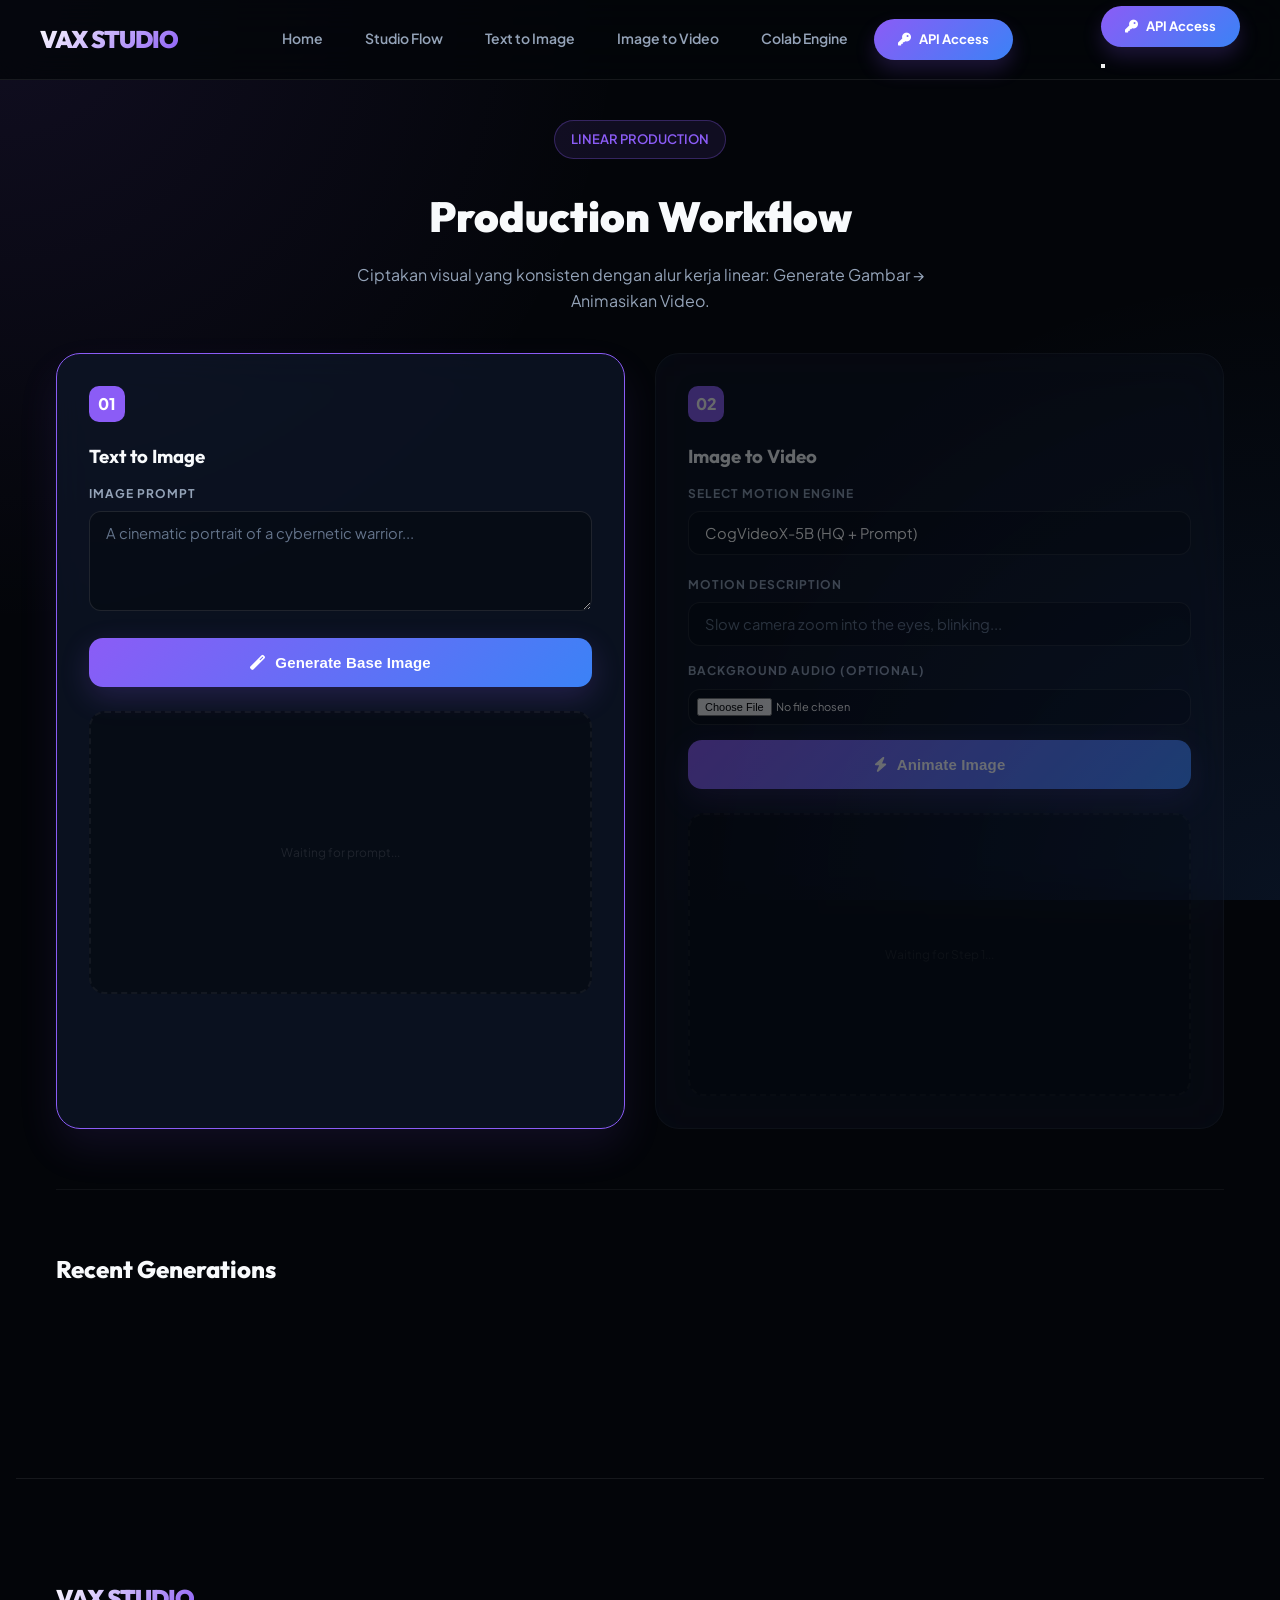
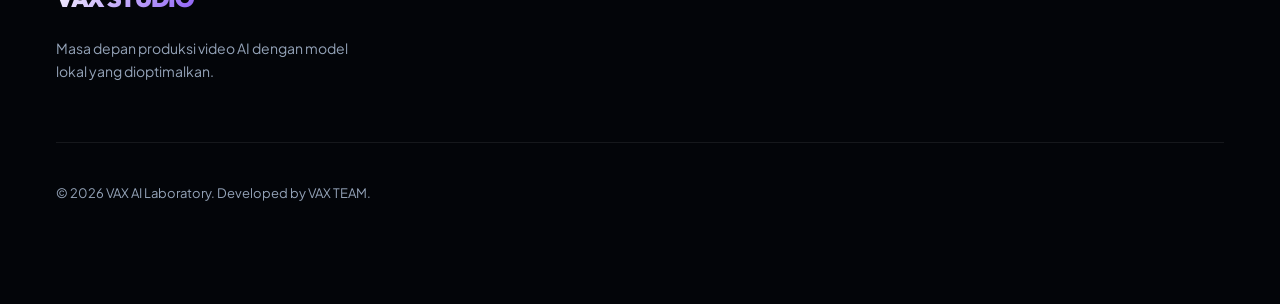
<file: workflow.html>
<!DOCTYPE html>
<html lang="en">
<head>
    <meta charset="UTF-8">
    <meta name="viewport" content="width=device-width, initial-scale=1.0">
    <title>Pro Workflow - VAX Studio</title>
    <link rel="preconnect" href="https://fonts.googleapis.com">
    <link rel="preconnect" href="https://fonts.gstatic.com" crossorigin>
    <link href="https://fonts.googleapis.com/css2?family=Outfit:wght@300;400;500;600;700;800;900&family=Plus+Jakarta+Sans:wght@300;400;500;600;700;800&display=swap" rel="stylesheet">
    <link rel="stylesheet" href="https://cdnjs.cloudflare.com/ajax/libs/font-awesome/6.4.0/css/all.min.css">
    <link rel="stylesheet" href="style.css">
    <link rel="stylesheet" href="layout.css">
    <style>
        .workflow-header {
            padding: 40px 0;
            text-align: center;
        }
        .workflow-grid {
            display: grid;
            grid-template-columns: 1fr 1fr;
            gap: 30px;
            margin-bottom: 60px;
        }
        @media (max-width: 992px) { .workflow-grid { grid-template-columns: 1fr; } }

        .workflow-card {
            background: rgba(15, 23, 42, 0.7);
            backdrop-filter: blur(20px);
            border: 1px solid rgba(255, 255, 255, 0.08);
            border-radius: 24px;
            padding: 32px;
            position: relative;
            transition: 0.3s;
        }
        .workflow-card.active { border-color: var(--accent-purple); box-shadow: 0 20px 40px rgba(139, 92, 246, 0.1); }
        .workflow-card.disabled { opacity: 0.4; pointer-events: none; }

        .step-badge {
            width: 36px; height: 36px;
            background: var(--accent-purple);
            color: #fff;
            border-radius: 10px;
            display: flex;
            align-items: center;
            justify-content: center;
            font-weight: 800;
            margin-bottom: 20px;
        }

        .preview-area {
            width: 100%;
            aspect-ratio: 16/9;
            background: rgba(0,0,0,0.3);
            border-radius: 16px;
            border: 2px dashed rgba(255,255,255,0.05);
            margin-top: 24px;
            display: flex;
            align-items: center;
            justify-content: center;
            overflow: hidden;
            position: relative;
        }
        .preview-area img, .preview-area video {
            width: 100%; height: 100%; object-fit: cover;
        }

        .gallery-section {
            padding: 60px 0;
            border-top: 1px solid rgba(255,255,255,0.05);
        }
        .gallery-grid {
            display: grid;
            grid-template-columns: repeat(auto-fill, minmax(280px, 1fr));
            gap: 20px;
            margin-top: 30px;
        }

        .progress-mini {
            height: 4px;
            background: rgba(255,255,255,0.05);
            border-radius: 2px;
            margin: 15px 0;
            overflow: hidden;
            display: none;
        }
        .progress-mini-fill {
            height: 100%; width: 0%;
            background: var(--accent-purple);
            transition: 0.3s;
        }
    </style>
</head>
<body>
    <div class="bg-canvas"></div>
    
    <nav class="navbar">
        <div class="nav-container">
            <a href="index.html" class="logo">VAX STUDIO</a>
            
            <div class="nav-links" id="navLinks">
                <a href="index.html" class="nav-link" data-page="index">Home</a>
                <a href="studio.html" class="nav-link" data-page="studio">Studio Flow</a>
                <a href="text2image.html" class="nav-link" data-page="text2image">Text to Image</a>
                <a href="image2video.html" class="nav-link" data-page="image2video">Image to Video</a>
                <a href="colab.html" class="nav-link" data-page="colab">Colab Engine</a>
                <a href="index.html#api" class="btn-api mobile-only-btn">
                    <i class="fas fa-key"></i> API Access
                </a>
            </div>

            <div class="nav-actions">
                <a href="index.html#api" class="btn-api desktop-only-btn">
                    <i class="fas fa-key"></i> API Access
                </a>
                <button class="menu-toggle" id="menuToggle" aria-label="Toggle Menu">
                    <span></span>
                    <span></span>
                    <span></span>
                </button>
            </div>
        </div>
    </nav>


    <div class="container">
        <header class="workflow-header">
            <div class="hero-badge">LINEAR PRODUCTION</div>
            <h1 style="font-size: 42px; font-weight: 900; margin-bottom: 12px;">Production Workflow</h1>
            <p style="color: var(--text-secondary); max-width: 600px; margin: 0 auto;">Ciptakan visual yang konsisten dengan alur kerja linear: Generate Gambar → Animasikan Video.</p>
        </header>

        <div class="workflow-grid">
            <!-- STEP 1 -->
            <div class="workflow-card active" id="card-step1">
                <div class="step-badge">01</div>
                <h3 style="margin-bottom:12px;">Text to Image</h3>
                <div class="form-group">
                    <label class="form-label">Image Prompt</label>
                    <textarea id="prompt-1" class="form-input" style="min-height:100px;" placeholder="A cinematic portrait of a cybernetic warrior..."></textarea>
                </div>
                <button class="btn-generate" style="width:100%;" onclick="genStep1()">
                    <i class="fas fa-magic"></i> Generate Base Image
                </button>
                <div class="progress-mini" id="prog-1"><div class="progress-mini-fill" id="fill-1"></div></div>
                <div class="preview-area" id="prev-1">
                    <span style="color:rgba(255,255,255,0.1); font-size:12px;">Waiting for prompt...</span>
                </div>
            </div>

            <!-- STEP 2 -->
            <div class="workflow-card disabled" id="card-step2">
                <div class="step-badge">02</div>
                <h3 style="margin-bottom:12px;">Image to Video</h3>
                <div class="form-group">
                    <label class="form-label">Select Motion Engine</label>
                    <select id="model-select" class="form-select" onchange="togglePrompt(this.value)">
                        <option value="cogvideox">CogVideoX-5B (HQ + Prompt)</option>
                        <option value="svd">SVD-XT (Fast Motion)</option>
                    </select>
                </div>
                <div id="video-prompt-box" style="margin-bottom:15px;">
                    <label class="form-label">Motion Description</label>
                    <input type="text" id="prompt-2" class="form-input" placeholder="Slow camera zoom into the eyes, blinking...">
                </div>
                <div class="form-group" style="margin-bottom:15px;">
                    <label class="form-label">Background Audio (Optional)</label>
                    <input type="file" id="audio-input" class="form-input" accept="audio/*" style="font-size: 11px; padding: 8px;" onchange="handleAudioFile(this)">
                </div>
                <button class="btn-generate" style="width:100%;" onclick="genStep2()">
                    <i class="fas fa-bolt"></i> Animate Image
                </button>
                <div class="progress-mini" id="prog-2"><div class="progress-mini-fill" id="fill-2"></div></div>
                <div class="preview-area" id="prev-2">
                    <span style="color:rgba(255,255,255,0.1); font-size:12px;">Waiting for Step 1...</span>
                </div>
            </div>
        </div>

        <section class="gallery-section">
            <h2 style="font-size: 24px; font-weight: 800;">Recent Generations</h2>
            <div class="gallery-grid" id="workflow-gallery">
                <!-- History items here -->
            </div>
        </section>
    </div>

    <footer class="site-footer">
        <div class="footer-container">
            <div class="footer-grid">
                <div class="footer-brand">
                    <a href="index.html" class="logo">VAX STUDIO</a>
                    <p class="footer-tagline">Masa depan produksi video AI dengan model lokal yang dioptimalkan.</p>
                </div>
            </div>
            <div class="footer-bottom">
                <p>© 2026 VAX AI Laboratory. Developed by VAX TEAM.</p>
            </div>
        </div>
    </footer>

    <script>
        // Global Mobile Menu Logic
        document.addEventListener('DOMContentLoaded', () => {
            const menuToggle = document.getElementById('menuToggle');
            const navLinks = document.getElementById('navLinks');
            if (menuToggle && navLinks) {
                menuToggle.addEventListener('click', () => {
                    menuToggle.classList.toggle('active');
                    navLinks.classList.toggle('active');
                    document.body.classList.toggle('no-scroll');
                });
            }
        });

        const API = 'http://localhost:8000';

        let currentImgBase64 = null;
        let currentAudioBase64 = null;

        function handleAudioFile(input) {
            const file = input.files[0];
            if(!file) return;
            const reader = new FileReader();
            reader.onload = (e) => {
                currentAudioBase64 = e.target.result.split(',')[1];
            };
            reader.readAsDataURL(file);
        }

        function togglePrompt(val) {
            document.getElementById('video-prompt-box').style.display = (val === 'cogvideox') ? 'block' : 'none';
        }

        async function genStep1() {
            const prompt = document.getElementById('prompt-1').value;
            if(!prompt) return alert('Prompt kosong!');
            
            const btn = event.target; btn.disabled = true;
            document.getElementById('prog-1').style.display = 'block';
            
            try {
                const res = await fetch(`${API}/jobs/generate_image`, {
                    method: 'POST',
                    headers: {'Content-Type': 'application/json'},
                    body: JSON.stringify({ prompt, width:512, height:512 })
                });
                const data = await res.json();
                pollStatus(data.job_id, '1', (d) => {
                    const url = `${API}${d.image_url}`;
                    document.getElementById('prev-1').innerHTML = `<img src="${url}">`;
                    currentImgBase64 = d.image_base64; // Engine needs to return this or we fetch it
                    document.getElementById('card-step2').classList.remove('disabled');
                    addToGallery('image', url, d.job_id);
                });
            } catch(e) { btn.disabled = false; }
        }

        async function genStep2() {
            const model = document.getElementById('model-select').value;
            const btn = event.target; btn.disabled = true;
            document.getElementById('prog-2').style.display = 'block';

            // We need the actual image from Step 1. In a real app we'd get the base64 from the server or preview
            const img = document.querySelector('#prev-1 img');
            if(!img) return;

            // Simple way to get base64 from existing image element for demo
            const canvas = document.createElement('canvas');
            canvas.width = img.naturalWidth; canvas.height = img.naturalHeight;
            canvas.getContext('2d').drawImage(img, 0, 0);
            const base64 = canvas.toDataURL('image/png').split(',')[1];

            try {
                const res = await fetch(`${API}/jobs/generate_video`, {
                    method: 'POST',
                    headers: {'Content-Type': 'application/json'},
                    body: JSON.stringify({ 
                        image_base64: base64, 
                        model: model,
                        prompt: document.getElementById('prompt-2').value,
                        num_frames: model === 'cogvideox' ? 17 : 25,
                        audio_ref: currentAudioBase64
                    })
                });
                const data = await res.json();
                pollStatus(data.job_id, '2', (d) => {
                    const url = `${API}${d.video_url}`;
                    document.getElementById('prev-2').innerHTML = `<video src="${url}" controls autoplay loop></video>`;
                    addToGallery('video', url, d.job_id);
                });
            } catch(e) { btn.disabled = false; }
        }

        function pollStatus(id, step, cb) {
            const interval = setInterval(async () => {
                try {
                    const res = await fetch(`${API}/jobs/status/${id}`);
                    const data = await res.json();
                    document.getElementById(`fill-${step}`).style.width = (data.progress || 0) + '%';
                    if(data.status === 'done') {
                        clearInterval(interval);
                        cb(data);
                        document.querySelector(`#card-step${step} .btn-generate`).disabled = false;
                        document.getElementById(`prog-${step}`).style.display = 'none';
                    }
                } catch(e) {}
            }, 3000);
        }

        function addToGallery(type, url, id) {
            const g = document.getElementById('workflow-gallery');
            const item = document.createElement('div');
            item.className = 'workflow-card';
            item.style.padding = '15px';
            item.innerHTML = type === 'image' ? `<img src="${url}" style="width:100%; border-radius:12px;">` : `<video src="${url}" controls style="width:100%; border-radius:12px;"></video>`;
            item.innerHTML += `<p style="font-size:10px; color:var(--text-secondary); margin-top:10px; word-break:break-all;">${id}</p>`;
            g.prepend(item);
        }
    </script>
</body>
</html>
</file>
<file: style.css>
/* ============================================
   style.css — AI Text-to-Video Generator
   Premium Dark UI · RTX 3050 4GB
   ============================================ */

/* ---------- Reset & Base ---------- */
*, *::before, *::after {
    box-sizing: border-box;
    margin: 0;
    padding: 0;
}

:root {
    --purple-400: #a78bfa;
    --purple-500: #8b5cf6;
    --purple-600: #7c3aed;
    --purple-700: #6d28d9;
    --accent-purple: #8B5CF6;
    --accent-pink: #D946EF;
    --accent-cyan: #06B6D4;
    --accent-blue: #3B82F6;
    --bg-base: #030509;
    --bg-card: rgba(15, 23, 42, 0.6);
    --bg-card-hover: rgba(30, 41, 59, 0.8);
    --bg-input: rgba(15, 23, 42, 0.8);
    --border: rgba(255, 255, 255, 0.08);
    --border-focus: #8B5CF6;
    --text-primary: #F8FAFC;
    --text-secondary: #94A3B8;
    --text-muted: #64748B;
    --green: #10B981;
    --red: #EF4444;
    --amber: #F59E0B;
}

html { scroll-behavior: smooth; }

body {
    font-family: 'Inter', system-ui, -apple-system, sans-serif;
    background-color: var(--bg-base);
    color: var(--text-primary);
    min-height: 100vh;
    padding: 20px 16px 60px;
    line-height: 1.6;
    overflow-x: hidden;
}

/* ---------- Background Glow ---------- */
.bg-glow {
    position: fixed;
    border-radius: 50%;
    filter: blur(120px);
    pointer-events: none;
    z-index: 0;
    opacity: 0.12;
}
.bg-glow-1 {
    width: 600px;
    height: 600px;
    background: radial-gradient(circle, #7c3aed, transparent 70%);
    top: -200px;
    left: -200px;
}
.bg-glow-2 {
    width: 500px;
    height: 500px;
    background: radial-gradient(circle, #4f46e5, transparent 70%);
    bottom: -150px;
    right: -150px;
}

/* ---------- Layout ---------- */
.container {
    max-width: 1200px;
    margin: 0 auto;
    padding: 0 40px;
    position: relative;
    z-index: 1;
}

/* ---------- Header ---------- */
.header {
    text-align: center;
    padding: 48px 0 36px;
}

.header-badge {
    display: inline-flex;
    align-items: center;
    gap: 8px;
    background: rgba(124, 58, 237, 0.12);
    border: 1px solid rgba(124, 58, 237, 0.3);
    border-radius: 999px;
    padding: 6px 16px;
    font-size: 0.78rem;
    font-weight: 500;
    color: var(--purple-400);
    margin-bottom: 20px;
    letter-spacing: 0.03em;
}

.pulse-dot {
    width: 7px;
    height: 7px;
    border-radius: 50%;
    background: var(--green);
    animation: pulse-glow 2s infinite;
}
@keyframes pulse-glow {
    0%, 100% { opacity: 1; box-shadow: 0 0 0 0 rgba(52, 211, 153, 0.6); }
    50% { opacity: 0.8; box-shadow: 0 0 0 5px rgba(52, 211, 153, 0); }
}

.header-title {
    font-size: clamp(2rem, 5vw, 3rem);
    font-weight: 800;
    letter-spacing: -0.03em;
    line-height: 1.1;
    margin-bottom: 12px;
}

.gradient-text {
    background: linear-gradient(135deg, #a78bfa 0%, #6366f1 50%, #38bdf8 100%);
    -webkit-background-clip: text;
    -webkit-text-fill-color: transparent;
    background-clip: text;
}

.header-subtitle {
    color: var(--text-secondary);
    font-size: 0.95rem;
    margin-bottom: 24px;
    max-width: 520px;
    margin-left: auto;
    margin-right: auto;
}

/* ---------- Status Badge ---------- */
.status-badge {
    display: inline-flex;
    align-items: center;
    gap: 8px;
    padding: 8px 18px;
    border-radius: 999px;
    font-size: 0.82rem;
    font-weight: 500;
    transition: all 0.3s ease;
}

.status-checking {
    background: rgba(255, 255, 255, 0.05);
    border: 1px solid var(--border);
    color: var(--text-muted);
}
.status-online {
    background: rgba(52, 211, 153, 0.1);
    border: 1px solid rgba(52, 211, 153, 0.3);
    color: var(--green);
}
.status-offline {
    background: rgba(248, 113, 113, 0.1);
    border: 1px solid rgba(248, 113, 113, 0.3);
    color: var(--red);
}

/* ---------- GPU Info Bar ---------- */
.gpu-bar {
    background: rgba(124, 58, 237, 0.06);
    border: 1px solid rgba(124, 58, 237, 0.2);
    border-radius: 12px;
    padding: 14px 24px;
    display: flex;
    align-items: center;
    gap: 0;
    margin-bottom: 20px;
    flex-wrap: wrap;
}

.gpu-item {
    display: flex;
    flex-direction: column;
    gap: 2px;
    padding: 0 20px;
    flex: 1;
    min-width: 120px;
}
.gpu-item:first-child { padding-left: 0; }

.gpu-label {
    font-size: 0.7rem;
    font-weight: 600;
    text-transform: uppercase;
    letter-spacing: 0.08em;
    color: var(--text-muted);
}
.gpu-value {
    font-size: 0.9rem;
    font-weight: 600;
    color: var(--purple-400);
    font-family: 'JetBrains Mono', monospace;
}

.gpu-divider {
    width: 1px;
    height: 36px;
    background: var(--border);
    flex-shrink: 0;
}

/* ---------- Cards ---------- */
.card {
    background: var(--bg-card);
    border: 1px solid var(--border);
    border-radius: 20px;
    padding: 32px;
    margin-bottom: 20px;
    position: relative;
    overflow: hidden;
    transition: border-color 0.3s ease;
}
.card::before {
    content: '';
    position: absolute;
    inset: 0;
    border-radius: 20px;
    background: linear-gradient(135deg, rgba(124,58,237,0.04) 0%, transparent 60%);
    pointer-events: none;
}
.card:hover { border-color: rgba(124, 58, 237, 0.3); }

.card-header {
    display: flex;
    align-items: flex-start;
    gap: 16px;
    margin-bottom: 28px;
}
.card-icon {
    font-size: 1.6rem;
    line-height: 1;
    flex-shrink: 0;
}
.card-title {
    font-size: 1.05rem;
    font-weight: 700;
    color: var(--text-primary);
    margin-bottom: 4px;
}
.card-subtitle {
    font-size: 0.82rem;
    color: var(--text-secondary);
}

/* ---------- Form Elements ---------- */
.form-group { margin-bottom: 20px; }

.form-label {
    display: flex;
    align-items: center;
    gap: 8px;
    font-size: 0.83rem;
    font-weight: 600;
    color: var(--text-secondary);
    margin-bottom: 8px;
    letter-spacing: 0.02em;
}
.label-tag {
    font-size: 0.72rem;
    font-weight: 500;
    background: rgba(124, 58, 237, 0.15);
    color: var(--purple-400);
    padding: 2px 8px;
    border-radius: 999px;
}

.form-textarea,
.form-input,
.form-select {
    width: 100%;
    background: var(--bg-input);
    border: 1px solid var(--border);
    border-radius: 10px;
    color: var(--text-primary);
    padding: 12px 16px;
    font-size: 0.92rem;
    font-family: 'Inter', sans-serif;
    transition: border-color 0.2s ease, box-shadow 0.2s ease;
    appearance: none;
}
.form-textarea:focus,
.form-input:focus,
.form-select:focus {
    outline: none;
    border-color: var(--purple-600);
    box-shadow: 0 0 0 3px rgba(124, 58, 237, 0.15);
}
.form-textarea::placeholder,
.form-input::placeholder {
    color: var(--text-muted);
}
.form-textarea {
    resize: vertical;
    min-height: 90px;
}
.form-select {
    cursor: pointer;
    background-image: url("data:image/svg+xml,%3Csvg xmlns='http://www.w3.org/2000/svg' width='14' height='14' viewBox='0 0 24 24' fill='none' stroke='%239090b0' stroke-width='2' stroke-linecap='round' stroke-linejoin='round'%3E%3Cpolyline points='6 9 12 15 18 9'%3E%3C/polyline%3E%3C/svg%3E");
    background-repeat: no-repeat;
    background-position: right 14px center;
    padding-right: 40px;
}

.char-counter {
    font-size: 0.73rem;
    color: var(--text-muted);
    text-align: right;
    margin-top: 5px;
}
.char-counter.near-limit { color: var(--amber); }

/* ---------- Settings Grid ---------- */
.settings-grid {
    display: grid;
    grid-template-columns: 1fr 1fr;
    gap: 20px;
    margin-bottom: 24px;
}

.range-group {}

.form-range {
    width: 100%;
    height: 4px;
    appearance: none;
    background: var(--border);
    border-radius: 999px;
    cursor: pointer;
    margin: 10px 0 6px;
    border: none;
    padding: 0;
}
.form-range::-webkit-slider-thumb {
    appearance: none;
    width: 18px;
    height: 18px;
    border-radius: 50%;
    background: var(--purple-500);
    cursor: pointer;
    box-shadow: 0 0 0 3px rgba(139, 92, 246, 0.3);
    transition: box-shadow 0.2s;
}
.form-range::-webkit-slider-thumb:hover {
    box-shadow: 0 0 0 6px rgba(139, 92, 246, 0.25);
}
.form-range::-webkit-slider-runnable-track {
    background: linear-gradient(to right, var(--purple-600) 0%, var(--border) 0%);
    height: 4px;
    border-radius: 999px;
}

.range-value {
    font-size: 1rem;
    font-weight: 700;
    color: var(--purple-400);
    font-family: 'JetBrains Mono', monospace;
    background: rgba(124, 58, 237, 0.15);
    padding: 2px 10px;
    border-radius: 6px;
}

.range-hint {
    font-size: 0.75rem;
    color: var(--text-muted);
}
.range-hint strong { color: var(--purple-400); }

/* ---------- VRAM Warning ---------- */
.vram-warning {
    display: flex;
    align-items: flex-start;
    gap: 14px;
    background: rgba(251, 191, 36, 0.06);
    border: 1px solid rgba(251, 191, 36, 0.2);
    border-radius: 12px;
    padding: 16px 18px;
    margin-bottom: 24px;
}
.warning-icon { font-size: 1.2rem; flex-shrink: 0; }
.warning-content strong {
    display: block;
    font-size: 0.88rem;
    color: var(--amber);
    margin-bottom: 4px;
}
.warning-content p {
    font-size: 0.8rem;
    color: rgba(251, 191, 36, 0.7);
}

/* ---------- Buttons ---------- */
.btn-generate {
    width: 100%;
    padding: 16px 24px;
    background: linear-gradient(135deg, var(--purple-600), var(--indigo-600));
    border: none;
    border-radius: 12px;
    color: #fff;
    font-size: 1rem;
    font-weight: 700;
    font-family: 'Inter', sans-serif;
    cursor: pointer;
    display: flex;
    align-items: center;
    justify-content: center;
    gap: 10px;
    transition: all 0.2s ease;
    box-shadow: 0 4px 24px rgba(124, 58, 237, 0.35);
    letter-spacing: 0.01em;
}
.btn-generate:hover {
    transform: translateY(-1px);
    box-shadow: 0 6px 32px rgba(124, 58, 237, 0.5);
    background: linear-gradient(135deg, var(--purple-500), var(--indigo-500));
}
.btn-generate:active { transform: scale(0.98); }
.btn-generate:disabled {
    opacity: 0.5;
    cursor: not-allowed;
    transform: none;
    box-shadow: none;
}
.btn-icon { font-size: 1.1rem; }

.btn-download, .btn-secondary {
    display: inline-flex;
    align-items: center;
    gap: 8px;
    padding: 12px 22px;
    border-radius: 10px;
    font-size: 0.9rem;
    font-weight: 600;
    font-family: 'Inter', sans-serif;
    cursor: pointer;
    text-decoration: none;
    transition: all 0.2s ease;
}
.btn-download {
    background: linear-gradient(135deg, var(--purple-600), var(--indigo-600));
    color: white;
    border: none;
    box-shadow: 0 2px 12px rgba(124, 58, 237, 0.4);
}
.btn-download:hover {
    box-shadow: 0 4px 20px rgba(124, 58, 237, 0.5);
    transform: translateY(-1px);
}
.btn-secondary {
    background: transparent;
    border: 1px solid var(--border);
    color: var(--text-secondary);
}
.btn-secondary:hover {
    border-color: var(--purple-600);
    color: var(--text-primary);
    background: rgba(124, 58, 237, 0.08);
}

.btn-refresh {
    display: inline-flex;
    align-items: center;
    gap: 8px;
    padding: 8px 16px;
    background: transparent;
    border: 1px solid var(--border);
    border-radius: 8px;
    color: var(--text-secondary);
    font-size: 0.82rem;
    font-family: 'Inter', sans-serif;
    cursor: pointer;
    transition: all 0.2s;
    flex-shrink: 0;
}
.btn-refresh:hover {
    border-color: var(--purple-600);
    color: var(--purple-400);
}

/* ---------- Progress Card ---------- */
.progress-card { border-color: rgba(124, 58, 237, 0.3); }

.progress-header {
    display: flex;
    align-items: center;
    gap: 16px;
    margin-bottom: 20px;
}

.spinner {
    width: 36px;
    height: 36px;
    border: 3px solid rgba(124, 58, 237, 0.2);
    border-top-color: var(--purple-500);
    border-radius: 50%;
    animation: spin 0.8s linear infinite;
    flex-shrink: 0;
}
@keyframes spin { to { transform: rotate(360deg); } }

.progress-bar-container { margin-bottom: 16px; }
.progress-bar {
    background: rgba(255, 255, 255, 0.05);
    border-radius: 999px;
    height: 6px;
    overflow: hidden;
}
.progress-fill {
    height: 100%;
    background: linear-gradient(90deg, var(--purple-600), var(--indigo-500), var(--purple-400));
    background-size: 200% 100%;
    border-radius: 999px;
    animation: progress-shimmer 1.5s ease-in-out infinite;
    width: 100%;
}
@keyframes progress-shimmer {
    0% { background-position: 200% center; }
    100% { background-position: -200% center; }
}

.progress-meta {
    display: flex;
    align-items: center;
    justify-content: space-between;
    font-size: 0.8rem;
    color: var(--text-muted);
}
.elapsed {
    font-family: 'JetBrains Mono', monospace;
    color: var(--purple-400);
}

/* ---------- Code Tags ---------- */
.code-tag {
    font-family: 'JetBrains Mono', monospace;
    font-size: 0.82rem;
    background: rgba(124, 58, 237, 0.12);
    color: var(--purple-400);
    padding: 2px 8px;
    border-radius: 5px;
    border: 1px solid rgba(124, 58, 237, 0.2);
}

/* ---------- Result Card ---------- */
.result-card { border-color: rgba(52, 211, 153, 0.3); }

.result-header {
    display: flex;
    align-items: center;
    gap: 16px;
    margin-bottom: 20px;
}
.success-icon { font-size: 1.8rem; }

.video-wrapper {
    border-radius: 12px;
    overflow: hidden;
    background: #000;
    margin-bottom: 20px;
    border: 1px solid var(--border);
}
.result-video {
    width: 100%;
    display: block;
}

.result-meta {
    display: flex;
    flex-wrap: wrap;
    gap: 20px;
    margin-bottom: 20px;
    padding: 16px;
    background: rgba(255, 255, 255, 0.02);
    border-radius: 10px;
    border: 1px solid var(--border);
}
.meta-item {
    display: flex;
    flex-direction: column;
    gap: 3px;
}
.meta-label {
    font-size: 0.7rem;
    font-weight: 600;
    text-transform: uppercase;
    letter-spacing: 0.06em;
    color: var(--text-muted);
}
.meta-value {
    font-size: 0.88rem;
    color: var(--text-primary);
    font-family: 'JetBrains Mono', monospace;
}

.result-actions {
    display: flex;
    gap: 12px;
    flex-wrap: wrap;
}

/* ---------- Error Card ---------- */
.error-card { border-color: rgba(248, 113, 113, 0.3); }
.error-header {
    display: flex;
    align-items: center;
    gap: 16px;
    margin-bottom: 20px;
}
.error-icon { font-size: 1.8rem; }

.error-message {
    background: rgba(248, 113, 113, 0.06);
    border: 1px solid rgba(248, 113, 113, 0.2);
    border-radius: 10px;
    padding: 14px 16px;
    margin-bottom: 16px;
}
.error-label {
    font-size: 0.73rem;
    font-weight: 600;
    color: rgba(248, 113, 113, 0.7);
    text-transform: uppercase;
    letter-spacing: 0.06em;
    margin-bottom: 6px;
}
.error-text {
    font-size: 0.88rem;
    color: var(--red);
    font-family: 'JetBrains Mono', monospace;
    word-break: break-word;
}

.error-tips {
    font-size: 0.82rem;
    color: var(--text-secondary);
    margin-bottom: 20px;
}
.error-tips strong { color: var(--text-primary); }
.error-tips ul {
    margin-top: 6px;
    padding-left: 20px;
    display: flex;
    flex-direction: column;
    gap: 4px;
}

/* ---------- Gallery ---------- */
.gallery-card {}

.gallery-header {
    display: flex;
    align-items: flex-start;
    justify-content: space-between;
    margin-bottom: 20px;
    gap: 12px;
}

.gallery {
    display: grid;
    grid-template-columns: repeat(auto-fill, minmax(220px, 1fr));
    gap: 14px;
}

.gallery-empty {
    grid-column: 1 / -1;
    text-align: center;
    padding: 40px 20px;
    color: var(--text-muted);
    font-size: 0.88rem;
}
.empty-icon { font-size: 2.5rem; margin-bottom: 10px; }

.gallery-item {
    border-radius: 12px;
    overflow: hidden;
    background: var(--bg-input);
    border: 1px solid var(--border);
    transition: all 0.2s ease;
    cursor: pointer;
}
.gallery-item:hover {
    border-color: rgba(124, 58, 237, 0.4);
    transform: translateY(-2px);
    box-shadow: 0 8px 24px rgba(0, 0, 0, 0.3);
}
.gallery-item video {
    width: 100%;
    display: block;
    max-height: 150px;
    object-fit: contain;
    background: #000;
}
.gallery-meta {
    padding: 8px 10px;
    display: flex;
    align-items: center;
    justify-content: space-between;
}
.gallery-filename {
    font-size: 0.72rem;
    color: var(--text-muted);
    white-space: nowrap;
    overflow: hidden;
    text-overflow: ellipsis;
    max-width: 130px;
}
.gallery-size {
    font-size: 0.72rem;
    color: var(--purple-400);
    font-family: 'JetBrains Mono', monospace;
    flex-shrink: 0;
}
.gallery-delete {
    display: block;
    width: 100%;
    padding: 6px;
    background: transparent;
    border: none;
    border-top: 1px solid var(--border);
    color: rgba(248, 113, 113, 0.5);
    font-size: 0.73rem;
    cursor: pointer;
    font-family: 'Inter', sans-serif;
    transition: all 0.2s;
}
.gallery-delete:hover {
    background: rgba(248, 113, 113, 0.08);
    color: var(--red);
}

/* ---------- Model Control ---------- */
.model-card { border-style: dashed; }

.model-actions {
    display: flex;
    gap: 12px;
    flex-wrap: wrap;
    margin: 16px 0;
}

.btn-model {
    padding: 10px 20px;
    background: transparent;
    border: 1px solid var(--border);
    border-radius: 10px;
    color: var(--text-secondary);
    font-size: 0.85rem;
    font-family: 'Inter', sans-serif;
    cursor: pointer;
    transition: all 0.2s;
}
.btn-model:hover {
    border-color: var(--purple-600);
    color: var(--purple-400);
    background: rgba(124, 58, 237, 0.06);
}
.btn-model-danger:hover {
    border-color: var(--red);
    color: var(--red);
    background: rgba(248, 113, 113, 0.06);
}

.hint-text {
    font-size: 0.78rem;
    color: var(--text-muted);
}

/* ---------- Footer ---------- */
.footer {
    text-align: center;
    padding: 40px 0 20px;
    color: var(--text-muted);
    font-size: 0.8rem;
}
.footer-sub {
    margin-top: 4px;
    font-size: 0.75rem;
}
.footer a {
    color: var(--purple-400);
    text-decoration: none;
}
.footer a:hover { text-decoration: underline; }

/* ---------- Toast Notifications ---------- */
.toast-container {
    position: fixed;
    bottom: 24px;
    right: 24px;
    display: flex;
    flex-direction: column;
    gap: 10px;
    z-index: 999;
    pointer-events: none;
}

.toast {
    background: rgba(14, 14, 26, 0.95);
    border: 1px solid var(--border);
    padding: 12px 20px;
    border-radius: 10px;
    color: white;
    font-size: 0.9rem;
    box-shadow: 0 10px 30px rgba(0,0,0,0.5);
    backdrop-filter: blur(10px);
    animation: toast-in 0.3s ease;
    pointer-events: auto;
}

@keyframes toast-in {
    from { transform: translateX(50px); opacity: 0; }
    to { transform: translateX(0); opacity: 1; }
}

.toast-success { border-left: 4px solid var(--green); }
.toast-error { border-left: 4px solid var(--red); }
.toast-info { border-left: 4px solid var(--purple-500); }

/* ---------- Extra Utilities ---------- */
.input-label {
    color: var(--purple-400);
    font-size: 0.8rem;
    font-weight: 700;
    margin-bottom: 8px;
    text-transform: uppercase;
    letter-spacing: 0.05em;
    display: flex;
    align-items: center;
    gap: 8px;
}

/* ---------- Scrollbar ---------- */
::-webkit-scrollbar { width: 6px; }
::-webkit-scrollbar-track { background: transparent; }
::-webkit-scrollbar-thumb {
    background: var(--border);
    border-radius: 999px;
}
::-webkit-scrollbar-thumb:hover { background: rgba(124, 58, 237, 0.4); }

/* ---------- Responsive ---------- */
@media (max-width: 640px) {
    body { padding: 12px 12px 48px; }
    .header { padding: 32px 0 24px; }
    .card { padding: 22px 18px; }
    .settings-grid { grid-template-columns: 1fr; }
    .gpu-bar { gap: 8px; padding: 12px 16px; }
    .gpu-item { padding: 0 10px; min-width: 90px; }
    .gpu-divider { display: none; }
    .result-actions { flex-direction: column; }
    .model-actions { flex-direction: column; }
}
/* ---------- Feature Hero ---------- */
.feature-hero {
    display: flex;
    align-items: center;
    justify-content: space-between;
    gap: 60px;
    padding: 60px 0;
    margin-bottom: 60px;
    animation: fadeInUp 0.8s ease;
}

.hero-text {
    flex: 1;
}

.hero-text h1 {
    font-size: 56px;
    font-weight: 800;
    margin-bottom: 24px;
    background: linear-gradient(135deg, #fff, #a0a0ff);
    -webkit-background-clip: text;
    -webkit-text-fill-color: transparent;
    line-height: 1.1;
}

.hero-text p {
    font-size: 18px;
    color: rgba(255, 255, 255, 0.6);
    line-height: 1.6;
    margin-bottom: 32px;
    max-width: 450px;
}

.btn-explore {
    padding: 12px 36px;
    border: 1px solid rgba(255, 255, 255, 0.4);
    border-radius: 30px;
    background: transparent;
    color: white;
    font-weight: 600;
    cursor: pointer;
    transition: all 0.3s;
}

.btn-explore:hover {
    background: white;
    color: black;
    transform: translateY(-2px);
}

.hero-visual {
    flex: 1.2;
    position: relative;
}

.hero-video-wrapper {
    width: 100%;
    border-radius: 20px;
    overflow: hidden;
    box-shadow: 0 40px 80px rgba(0,0,0,0.6);
    background: #000;
}

.hero-video-wrapper video {
    width: 100%;
    display: block;
}

.floating-prompt-card {
    position: absolute;
    top: 50%;
    left: -40px;
    transform: translateY(-50%);
    width: 260px;
    background: rgba(45, 45, 80, 0.4);
    backdrop-filter: blur(25px);
    border: 1px solid rgba(255, 255, 255, 0.1);
    border-radius: 12px;
    padding: 16px;
    box-shadow: 0 20px 50px rgba(0,0,0,0.5);
    animation: floatCard 6s ease-in-out infinite;
    z-index: 10;
}

.prompt-badge {
    font-size: 10px;
    font-weight: 800;
    text-transform: uppercase;
    color: rgba(255, 255, 255, 0.4);
    margin-bottom: 8px;
    display: block;
    letter-spacing: 1px;
}

.prompt-content {
    font-size: 13px;
    color: rgba(255, 255, 255, 0.9);
    line-height: 1.5;
}

@keyframes floatCard {
    0%, 100% { transform: translateY(-50%) translateX(0); }
    50% { transform: translateY(-60%) translateX(10px); }
}

@media (max-width: 968px) {
    .feature-hero { flex-direction: column; text-align: center; gap: 40px; padding: 40px 0; }
    .hero-text p { margin-left: auto; margin-right: auto; }
    .floating-prompt-card { position: relative; left: 0; transform: none; margin: -40px auto 0; width: 90%; }
    .hero-text h1 { font-size: 40px; }
}

@keyframes fadeInUp {
    from { opacity: 0; transform: translateY(30px); }
    to { opacity: 1; transform: translateY(0); }
}

/* ---------- Retake Grid ---------- */
.retake-grid {
    display: grid;
    grid-template-columns: repeat(2, 1fr);
    gap: 20px;
    margin-top: 20px;
}

.retake-item {
    position: relative;
    border-radius: 16px;
    overflow: hidden;
    aspect-ratio: 16/9;
    box-shadow: 0 10px 30px rgba(0,0,0,0.5);
    border: 1px solid rgba(255,255,255,0.05);
    transition: transform 0.3s;
    background: #000;
}

.retake-item:hover {
    transform: translateY(-5px);
    border-color: rgba(160, 160, 255, 0.3);
}

.retake-item video {
    width: 100%;
    height: 100%;
    object-fit: cover;
    display: block;
}

.retake-pause {
    position: absolute;
    bottom: 12px;
    right: 12px;
    width: 36px;
    height: 36px;
    background: rgba(10, 12, 21, 0.8);
    backdrop-filter: blur(8px);
    border: 1px solid rgba(255,255,255,0.1);
    border-radius: 8px;
    color: white;
    display: flex;
    align-items: center;
    justify-content: center;
    font-size: 14px;
    cursor: pointer;
    transition: all 0.2s;
    z-index: 5;
}

.retake-pause:hover {
    background: #4A4AFF;
    border-color: #4A4AFF;
}

@media (max-width: 768px) {
    .retake-grid { grid-template-columns: 1fr; }
}

/* ---------- Spotlight Section ---------- */
.spotlight-featured {
    background: radial-gradient(circle at top left, rgba(74, 74, 255, 0.05), transparent),
                rgba(255, 255, 255, 0.02) !important;
    border: 1px solid rgba(255, 255, 255, 0.05);
    border-radius: 32px;
    padding: 40px 50px;
    margin-top: 60px;
    position: relative;
    overflow: hidden;
    gap: 40px;
}

.spotlight-featured .hero-text {
    flex: 0.8;
}

.spotlight-featured .hero-visual {
    flex: 1;
}

.spotlight-featured h2 {
    font-size: 36px !important;
    font-weight: 800;
    margin-bottom: 16px !important;
    background: linear-gradient(135deg, #fff, #a0a0ff);
    -webkit-background-clip: text;
    -webkit-text-fill-color: transparent;
    line-height: 1.1;
}

.spotlight-featured p {
    font-size: 15px !important;
    max-width: 420px !important;
    line-height: 1.5 !important;
}

.spotlight-bg-glow {
    position: absolute;
    top: -50px;
    left: -50px;
    width: 250px;
    height: 250px;
    background: radial-gradient(circle, rgba(74, 74, 255, 0.08), transparent);
    filter: blur(60px);
    pointer-events: none;
}

.featured-badge {
    display: inline-flex;
    align-items: center;
    gap: 10px;
    background: rgba(160, 160, 255, 0.1);
    color: #A0A0FF;
    padding: 6px 14px;
    border-radius: 20px;
    font-size: 10px;
    font-weight: 800;
    letter-spacing: 1.5px;
    margin-bottom: 20px;
    border: 1px solid rgba(160, 160, 255, 0.2);
}

.pulse-dot {
    width: 6px;
    height: 6px;
    background: #4A4AFF;
    border-radius: 50%;
    position: relative;
    box-shadow: 0 0 10px #4A4AFF;
}

.pulse-dot::after {
    content: '';
    position: absolute;
    inset: -2px;
    border-radius: 50%;
    background: #4A4AFF;
    opacity: 0.5;
    animation: badgePulse 2s infinite;
}

@keyframes badgePulse {
    0% { transform: scale(1); opacity: 0.8; }
    100% { transform: scale(2.5); opacity: 0; }
}

.node-step {
    background: rgba(255, 255, 255, 0.1);
    color: rgba(255, 255, 255, 0.6);
    padding: 2px 8px;
    border-radius: 4px;
    font-size: 9px;
    font-weight: 800;
    margin-right: 8px;
    border: 1px solid rgba(255, 255, 255, 0.1);
    text-transform: uppercase;
}

/* ---------- Premium Design System Extensions ---------- */
.bg-canvas {
    position: fixed;
    top: 0;
    left: 0;
    width: 100%;
    height: 100%;
    z-index: -2;
    background: radial-gradient(circle at 0% 0%, rgba(139, 92, 246, 0.1) 0%, transparent 40%),
                radial-gradient(circle at 100% 100%, rgba(6, 182, 212, 0.1) 0%, transparent 40%),
                radial-gradient(circle at 50% 50%, rgba(15, 23, 42, 1) 0%, var(--bg-base) 100%);
}

.bg-grid {
    position: fixed;
    top: 0;
    left: 0;
    width: 100%;
    height: 100%;
    background-image: linear-gradient(var(--border) 1px, transparent 1px),
                      linear-gradient(90deg, var(--border) 1px, transparent 1px);
    background-size: 60px 60px;
    z-index: -1;
    mask-image: radial-gradient(circle at 50% 50%, black 30%, transparent 80%);
    opacity: 0.3;
}

.nav-link {
    text-decoration: none;
    color: var(--text-secondary);
    font-size: 14px;
    font-weight: 500;
    transition: 0.3s;
    padding: 8px 12px;
    border-radius: 8px;
}

.nav-link:hover, .nav-link.active {
    color: var(--text-primary);
    background: rgba(255, 255, 255, 0.05);
}

.hero-badge {
    display: inline-block;
    padding: 8px 16px;
    background: rgba(139, 92, 246, 0.1);
    border: 1px solid rgba(139, 92, 246, 0.3);
    border-radius: 100px;
    color: var(--accent-purple);
    font-size: 13px;
    font-weight: 600;
    margin-bottom: 24px;
}

.glass-card {
    background: var(--bg-card);
    backdrop-filter: blur(20px);
    -webkit-backdrop-filter: blur(20px);
    border: 1px solid var(--border);
    border-radius: 24px;
    transition: 0.3s cubic-bezier(0.4, 0, 0.2, 1);
}

.glass-card:hover {
    border-color: var(--accent-purple);
    box-shadow: 0 30px 60px rgba(0, 0, 0, 0.5);
}
</file>
<file: layout.css>
/* layout.css - Global Design System for VAX STUDIO */

:root {
    --bg-deep: #030509;
    --bg-card: rgba(15, 23, 42, 0.7);
    --accent-purple: #8B5CF6;
    --accent-blue: #3B82F6;
    --accent-cyan: #06B6D4;
    --text-primary: #F8FAFC;
    --text-secondary: #94A3B8;
    --glass-border: rgba(255, 255, 255, 0.08);
    --glass-glow: rgba(139, 92, 246, 0.15);
    
    /* Responsive Variables */
    --nav-height: 80px;
    --container-padding: 40px;
    --section-spacing: 100px;
}

@media (max-width: 768px) {
    :root {
        --nav-height: 70px;
        --container-padding: 24px;
        --section-spacing: 60px;
    }
}


* {
    margin: 0;
    padding: 0;
    box-sizing: border-box;
}

body {
    padding-top: var(--nav-height);
    background: var(--bg-deep);
    color: var(--text-primary);
    font-family: 'Plus Jakarta Sans', sans-serif;
    line-height: 1.6;
    overflow-x: hidden;
    -webkit-font-smoothing: antialiased;
}

body.no-scroll {
    overflow: hidden;
}



h1, h2, h3, h4, .logo {
    font-family: 'Outfit', sans-serif;
}

.container {
    max-width: 1400px;
    margin: 0 auto;
    padding: 0 var(--container-padding);
}


/* --- Animated Background Elements --- */
.bg-canvas {
    position: fixed;
    top: 0; left: 0; width: 100%; height: 100%;
    z-index: -2;
    background: radial-gradient(circle at 0% 0%, rgba(139, 92, 246, 0.1) 0%, transparent 40%),
                radial-gradient(circle at 100% 100%, rgba(59, 130, 246, 0.1) 0%, transparent 40%),
                var(--bg-deep);
}

/* --- Navbar Styles --- */
.navbar {
    height: var(--nav-height);
    position: fixed;
    top: 0; left: 0; right: 0;
    z-index: 1000;
    backdrop-filter: blur(20px);
    -webkit-backdrop-filter: blur(20px);
    background: rgba(3, 5, 9, 0.8);
    border-bottom: 1px solid var(--glass-border);
    transition: all 0.3s ease;
}


.nav-container {
    max-width: 1400px;
    height: 100%;
    margin: 0 auto;
    padding: 0 var(--container-padding);
    display: flex;
    justify-content: space-between;
    align-items: center;
}


.logo {
    font-size: 24px;
    font-weight: 900;
    letter-spacing: -1px;
    text-decoration: none;
    background: linear-gradient(135deg, #FFF, var(--accent-purple));
    -webkit-background-clip: text;
    -webkit-text-fill-color: transparent;
    transition: 0.3s;
}

.nav-links {
    display: flex;
    gap: 10px;
}

.nav-link {
    text-decoration: none;
    color: var(--text-secondary);
    font-size: 14px;
    font-weight: 600;
    padding: 8px 16px;
    border-radius: 12px;
    transition: 0.3s;
}

.nav-link:hover, .nav-link.active {
    color: #fff;
    background: rgba(255, 255, 255, 0.05);
}

.nav-link.active {
    background: rgba(139, 92, 246, 0.1);
    color: var(--accent-purple);
}

.btn-api {
    background: linear-gradient(135deg, var(--accent-purple), var(--accent-blue));
    color: #fff;
    padding: 10px 24px;
    border-radius: 100px;
    font-weight: 700;
    font-size: 13px;
    text-decoration: none;
    box-shadow: 0 10px 20px rgba(139, 92, 246, 0.2);
    transition: 0.3s;
    display: flex;
    align-items: center;
    gap: 8px;
}

.btn-api:hover {
    transform: translateY(-2px);
    box-shadow: 0 15px 30px rgba(139, 92, 246, 0.4);
}

/* --- Shared Card Style --- */
.card {
    background: var(--bg-card);
    border: 1px solid var(--glass-border);
    border-radius: 24px;
    padding: 32px;
    margin-bottom: 30px;
}

/* --- Footer Styles --- */
.site-footer {
    padding: var(--section-spacing) 0 40px;
    border-top: 1px solid var(--glass-border);
    margin-top: var(--section-spacing);
}


.footer-container {
    max-width: 1400px;
    margin: 0 auto;
    padding: 0 var(--container-padding);
}


.footer-grid {
    display: grid;
    grid-template-columns: 2fr 1fr 1fr;
    gap: 40px;
    margin-bottom: 60px;
}

.footer-brand .logo { margin-bottom: 20px; display: inline-block; }
.footer-tagline { font-size: 14px; color: var(--text-secondary); max-width: 300px; }

.footer-title {
    color: #fff;
    font-size: 15px;
    font-weight: 700;
    margin-bottom: 24px;
}

.footer-links { list-style: none; }
.footer-links li { margin-bottom: 12px; }
.footer-links a { color: var(--text-secondary); text-decoration: none; font-size: 14px; transition: 0.2s; }
.footer-links a:hover { color: var(--accent-purple); }

.footer-bottom {
    padding-top: 40px;
    border-top: 1px solid var(--glass-border);
    display: flex;
    justify-content: space-between;
    font-size: 13px;
    color: var(--text-secondary);
}

/* --- Form Elements --- */
.form-label {
    display: block;
    font-size: 12px;
    font-weight: 700;
    color: var(--text-secondary);
    margin-bottom: 8px;
    text-transform: uppercase;
    letter-spacing: 1px;
}

.form-input, .form-select {
    width: 100%;
    background: rgba(0,0,0,0.3);
    border: 1px solid rgba(255,255,255,0.1);
    border-radius: 12px;
    padding: 12px 16px;
    color: #fff;
    font-family: inherit;
    transition: 0.3s;
}

.form-input:focus, .form-select:focus {
    border-color: var(--accent-purple);
    outline: none;
}

.btn-generate {
    background: linear-gradient(135deg, var(--accent-purple), var(--accent-blue));
    color: #fff;
    border: none;
    border-radius: 14px;
    padding: 16px 32px;
    font-weight: 800;
    font-size: 15px;
    cursor: pointer;
    transition: 0.3s;
    box-shadow: 0 10px 30px rgba(139, 92, 246, 0.2);
}

.btn-generate:hover {
    transform: translateY(-2px);
    box-shadow: 0 15px 40px rgba(139, 92, 246, 0.4);
}

.status-badge {
    padding: 6px 12px;
    border-radius: 100px;
    font-size: 12px;
    font-weight: 700;
    display: inline-flex;
    align-items: center;
    gap: 6px;
}
.status-online { background: rgba(52, 211, 153, 0.1); color: #34d399; }
.status-offline { background: rgba(248, 113, 113, 0.1); color: #f87171; }
.status-checking { background: rgba(251, 191, 36, 0.1); color: #fbbf24; }

/* --- Responsive Improvements --- */
@media (max-width: 1024px) {
    .footer-grid {
        grid-template-columns: 1.5fr 1fr 1fr;
        gap: 30px;
    }
}

@media (max-width: 768px) {
    .footer-grid {
        grid-template-columns: 1fr;
        gap: 40px;
        text-align: center;
    }

    .footer-brand .footer-tagline {
        margin: 0 auto 20px;
    }

    .footer-bottom {
        flex-direction: column;
        gap: 20px;
        text-align: center;
    }

    .footer-legal {
        display: flex;
        justify-content: center;
        gap: 15px;
        flex-wrap: wrap;
    }
}
</file>
